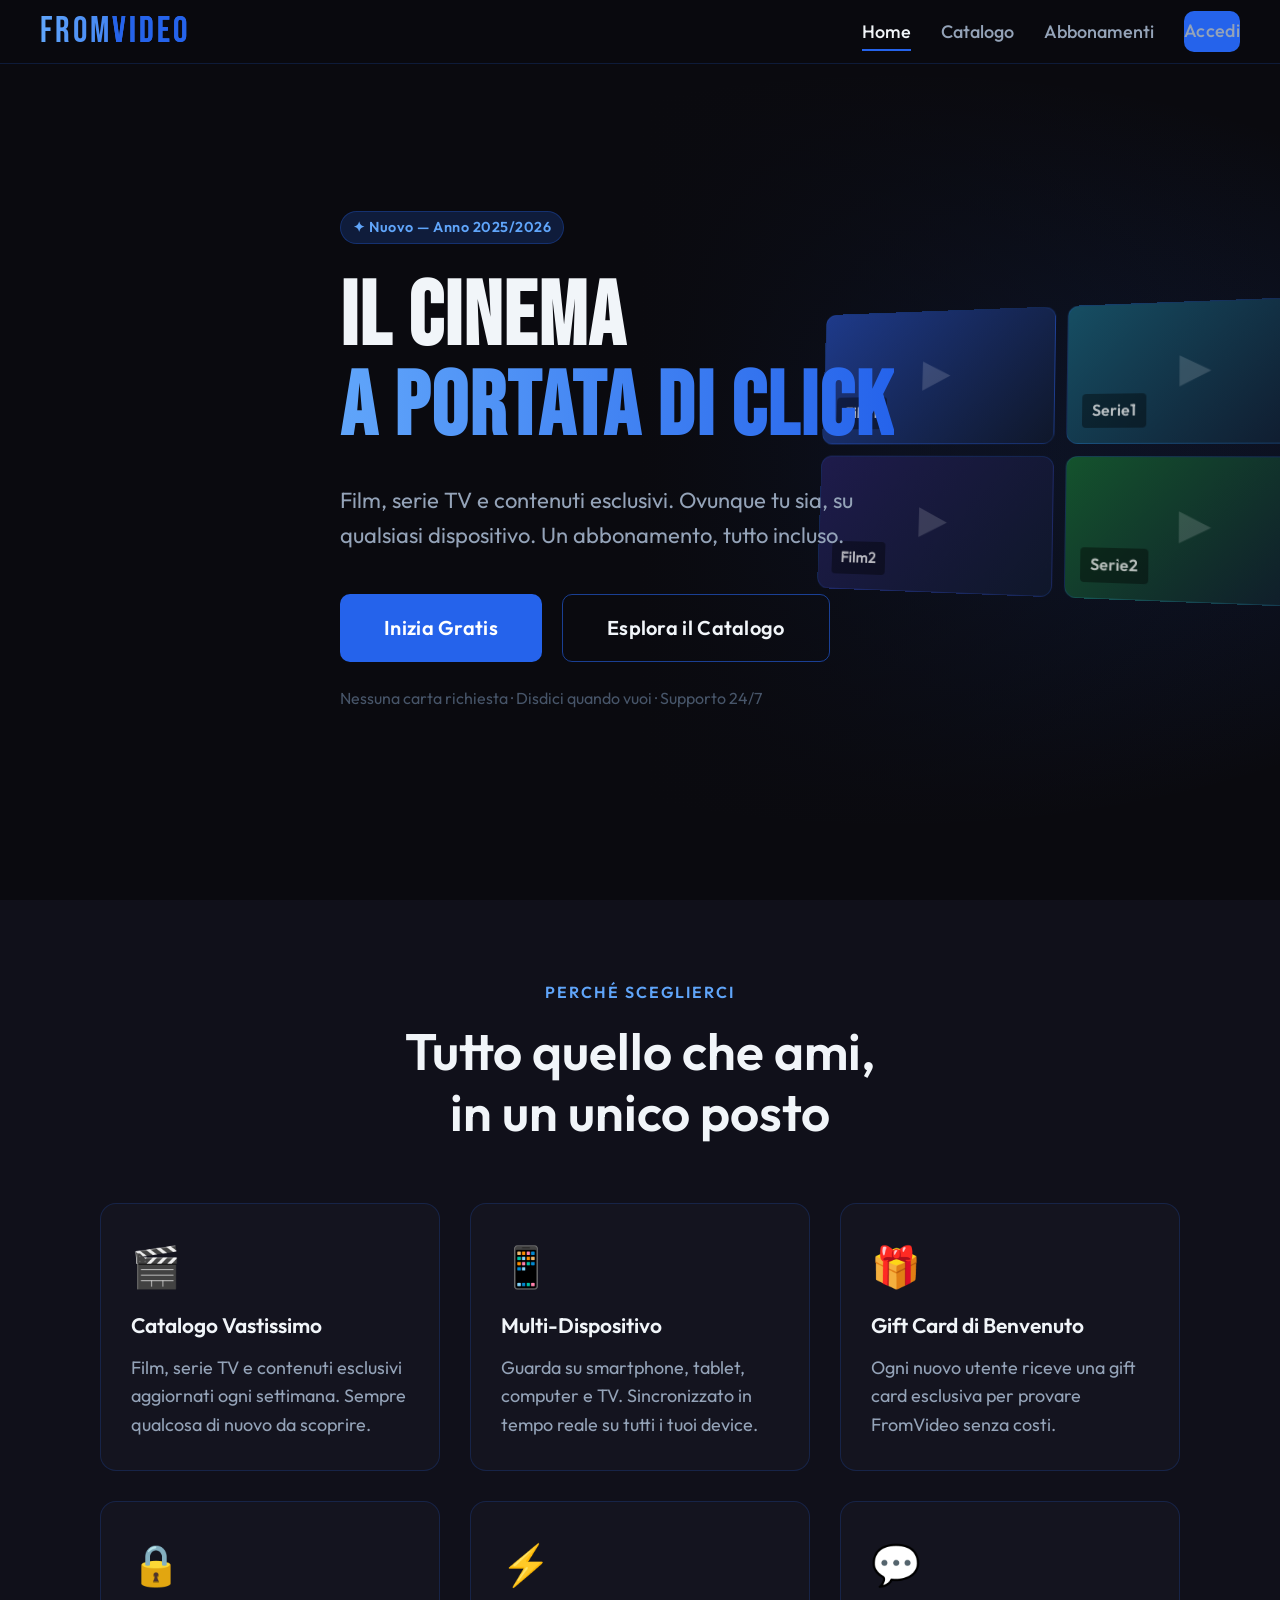
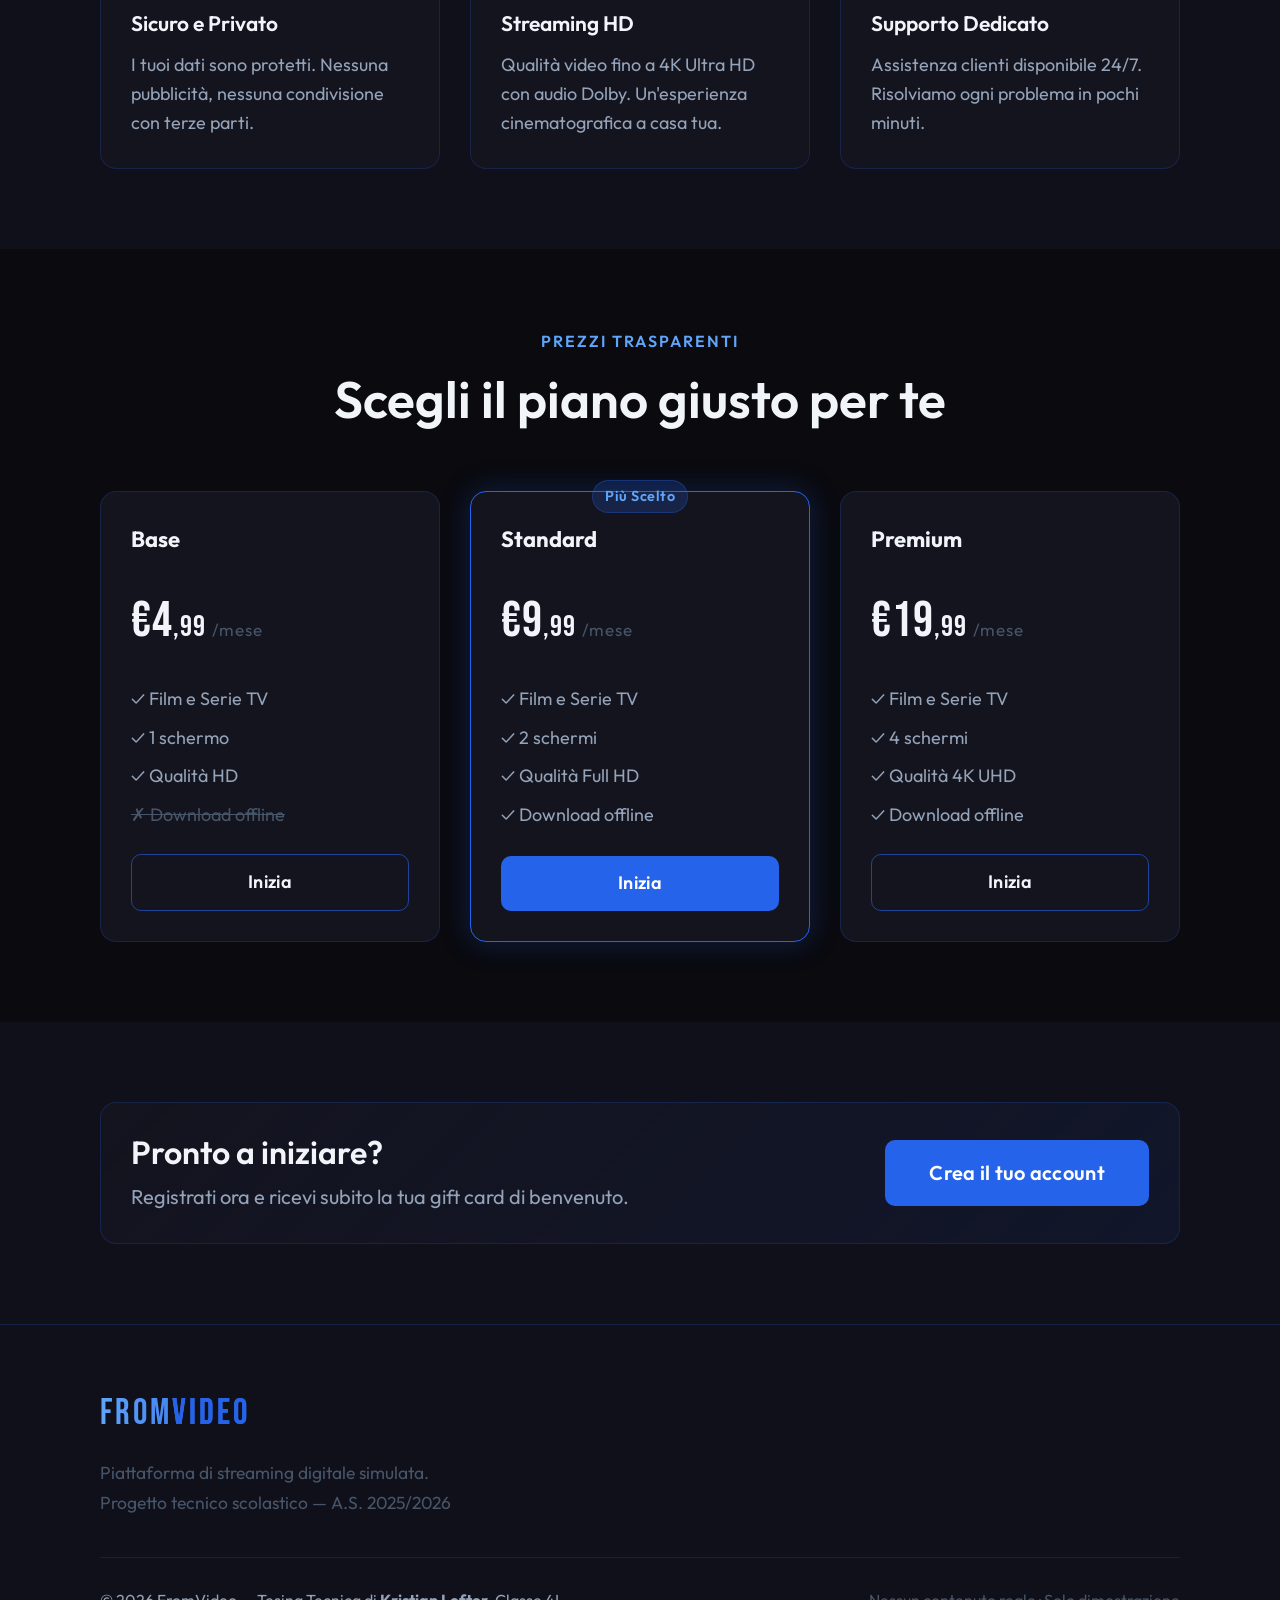
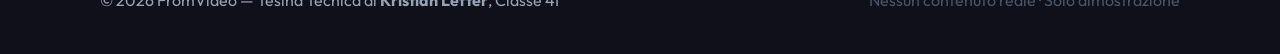
<file: index.html>
<!DOCTYPE html>
<html lang="it">
<head>
  <meta charset="UTF-8" />
  <meta name="viewport" content="width=device-width, initial-scale=1.0" />
  <title>FromVideo — Streaming Digitale</title>
  <link rel="stylesheet" href="css/style.css" />
  <link rel="stylesheet" href="css/home.css" />
</head>
<body>

<!-- Navbar -->
<nav class="navbar">
  <a href="index.html" class="navbar-logo">FROM<span>VIDEO</span></a>
  <ul class="navbar-nav" id="main-nav">
    <li><a href="index.html">Home</a></li>
    <li><a href="pages/catalog.html">Catalogo</a></li>
    <li><a href="pages/plans.html">Abbonamenti</a></li>
    <li id="nav-login-btn"><a href="pages/login.html" class="btn btn-primary btn-sm">Accedi</a></li>
    <li id="nav-user-menu" class="hidden" style="display:flex;align-items:center;gap:0.75rem">
      <a href="pages/catalog.html">Catalogo</a>
      <a href="pages/profile.html"><img src="assets/images/avatar-default.svg" alt="avatar" class="nav-avatar" id="nav-avatar" /></a>
    </li>
  </ul>
  <div class="hamburger" id="hamburger"><span></span><span></span><span></span></div>
</nav>

<!-- Hero -->
<section class="hero">
  <div class="hero-bg"></div>
  <div class="hero-overlay"></div>
  <div class="container hero-content">
    <div class="hero-badge"><span class="badge badge-blue">✦ Nuovo — Anno 2025/2026</span></div>
    <h1 class="hero-title display-font">IL CINEMA<br><span class="hero-title-accent">A PORTATA DI CLICK</span></h1>
    <p class="hero-subtitle">Film, serie TV e contenuti esclusivi. Ovunque tu sia, su qualsiasi dispositivo. Un abbonamento, tutto incluso.</p>
    <div class="hero-cta">
      <a href="pages/register.html" class="btn btn-primary btn-lg">Inizia Gratis</a>
      <a href="pages/catalog.html" class="btn btn-outline btn-lg">Esplora il Catalogo</a>
    </div>
    <p class="hero-note">Nessuna carta richiesta · Disdici quando vuoi · Supporto 24/7</p>
  </div>
  <div class="hero-preview">
    <div class="preview-grid">
      <div class="preview-card pc-1"><div class="pc-label">Film1</div></div>
      <div class="preview-card pc-2"><div class="pc-label">Serie1</div></div>
      <div class="preview-card pc-3"><div class="pc-label">Film2</div></div>
      <div class="preview-card pc-4"><div class="pc-label">Serie2</div></div>
    </div>
  </div>
</section>

<!-- Features -->
<section class="section features-section" id="features">
  <div class="container">
    <div class="section-header text-center">
      <p class="section-eyebrow">Perché sceglierci</p>
      <h2 class="section-title">Tutto quello che ami,<br>in un unico posto</h2>
    </div>
    <div class="features-grid">
      <div class="feature-card card">
        <div class="feature-icon">🎬</div>
        <h3>Catalogo Vastissimo</h3>
        <p>Film, serie TV e contenuti esclusivi aggiornati ogni settimana. Sempre qualcosa di nuovo da scoprire.</p>
      </div>
      <div class="feature-card card">
        <div class="feature-icon">📱</div>
        <h3>Multi-Dispositivo</h3>
        <p>Guarda su smartphone, tablet, computer e TV. Sincronizzato in tempo reale su tutti i tuoi device.</p>
      </div>
      <div class="feature-card card">
        <div class="feature-icon">🎁</div>
        <h3>Gift Card di Benvenuto</h3>
        <p>Ogni nuovo utente riceve una gift card esclusiva per provare FromVideo senza costi.</p>
      </div>
      <div class="feature-card card">
        <div class="feature-icon">🔒</div>
        <h3>Sicuro e Privato</h3>
        <p>I tuoi dati sono protetti. Nessuna pubblicità, nessuna condivisione con terze parti.</p>
      </div>
      <div class="feature-card card">
        <div class="feature-icon">⚡</div>
        <h3>Streaming HD</h3>
        <p>Qualità video fino a 4K Ultra HD con audio Dolby. Un'esperienza cinematografica a casa tua.</p>
      </div>
      <div class="feature-card card">
        <div class="feature-icon">💬</div>
        <h3>Supporto Dedicato</h3>
        <p>Assistenza clienti disponibile 24/7. Risolviamo ogni problema in pochi minuti.</p>
      </div>
    </div>
  </div>
</section>

<!-- Plans Preview -->
<section class="section plans-preview">
  <div class="container">
    <div class="section-header text-center">
      <p class="section-eyebrow">Prezzi trasparenti</p>
      <h2 class="section-title">Scegli il piano giusto per te</h2>
    </div>
    <div class="plans-grid">
      <div class="plan-card card">
        <div class="plan-name">Base</div>
        <div class="plan-price">€4<span>,99</span><small>/mese</small></div>
        <ul class="plan-features">
          <li>✓ Film e Serie TV</li>
          <li>✓ 1 schermo</li>
          <li>✓ Qualità HD</li>
          <li class="disabled">✗ Download offline</li>
        </ul>
        <a href="pages/plans.html" class="btn btn-outline w-full">Inizia</a>
      </div>
      <div class="plan-card card plan-popular">
        <div class="plan-badge badge badge-blue">Più Scelto</div>
        <div class="plan-name">Standard</div>
        <div class="plan-price">€9<span>,99</span><small>/mese</small></div>
        <ul class="plan-features">
          <li>✓ Film e Serie TV</li>
          <li>✓ 2 schermi</li>
          <li>✓ Qualità Full HD</li>
          <li>✓ Download offline</li>
        </ul>
        <a href="pages/plans.html" class="btn btn-primary w-full">Inizia</a>
      </div>
      <div class="plan-card card">
        <div class="plan-name">Premium</div>
        <div class="plan-price">€19<span>,99</span><small>/mese</small></div>
        <ul class="plan-features">
          <li>✓ Film e Serie TV</li>
          <li>✓ 4 schermi</li>
          <li>✓ Qualità 4K UHD</li>
          <li>✓ Download offline</li>
        </ul>
        <a href="pages/plans.html" class="btn btn-outline w-full">Inizia</a>
      </div>
    </div>
  </div>
</section>

<!-- CTA Banner -->
<section class="section cta-banner">
  <div class="container">
    <div class="cta-inner card">
      <div class="cta-text">
        <h2>Pronto a iniziare?</h2>
        <p>Registrati ora e ricevi subito la tua gift card di benvenuto.</p>
      </div>
      <div class="cta-actions">
        <a href="pages/register.html" class="btn btn-primary btn-lg">Crea il tuo account</a>
      </div>
    </div>
  </div>
</section>

<!-- Footer -->
<footer class="footer">
  <div class="container">
    <div class="footer-brand">
      <span class="navbar-logo">FROM<span>VIDEO</span></span>
      <p>Piattaforma di streaming digitale simulata.<br>Progetto tecnico scolastico — A.S. 2025/2026</p>
    </div>
    <div class="footer-bottom">
      <p>© 2026 FromVideo — Tesina Tecnica di <strong>Kristian Lefter</strong>, Classe 4I</p>
      <p class="text-muted">Nessun contenuto reale · Solo dimostrazione</p>
    </div>
  </div>
</footer>

<div class="toast-container"></div>
<script src="js/app.js"></script>
<script>
  document.addEventListener('DOMContentLoaded', () => {
    const user = Auth.getUser();
    const navMenu = document.getElementById('nav-user-menu');
    const loginBtn = document.getElementById('nav-login-btn');
    if(user){ if(navMenu) navMenu.classList.remove('hidden'); if(loginBtn) loginBtn.classList.add('hidden'); }
  });
</script>
</body>
</html>
</file>
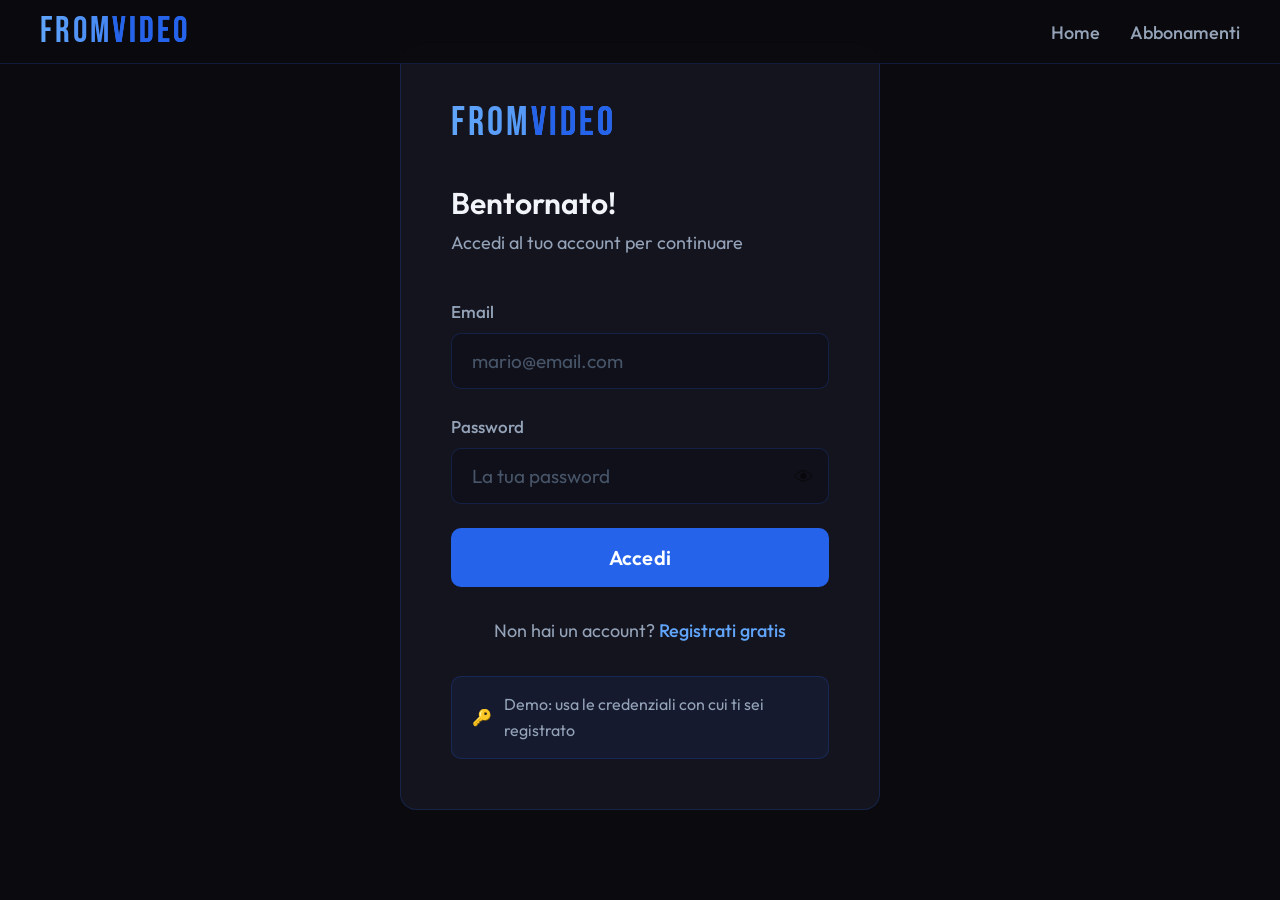
<file: pages/login.html>
<!DOCTYPE html>
<html lang="it">
<head>
  <meta charset="UTF-8" />
  <meta name="viewport" content="width=device-width, initial-scale=1.0" />
  <title>Accedi — FromVideo</title>
  <link rel="stylesheet" href="../css/style.css" />
  <link rel="stylesheet" href="../css/auth.css" />
  <link rel="stylesheet" href="../css/login-extra.css" />
</head>
<body>
<nav class="navbar">
  <a href="../index.html" class="navbar-logo">FROM<span>VIDEO</span></a>
  <ul class="navbar-nav" id="main-nav">
    <li><a href="../index.html">Home</a></li>
    <li><a href="plans.html">Abbonamenti</a></li>
  </ul>
  <div class="hamburger"><span></span><span></span><span></span></div>
</nav>

<div class="page-wrapper auth-page">
  <div class="container">
    <div class="auth-card card">
      <a href="../index.html" class="auth-logo">FROM<span>VIDEO</span></a>
      <h1 class="auth-title">Bentornato!</h1>
      <p class="auth-subtitle">Accedi al tuo account per continuare</p>

      <form id="login-form" class="auth-form" novalidate>
        <div class="form-group">
          <label class="form-label">Email</label>
          <input type="email" class="form-input" id="login-email" placeholder="mario@email.com" />
          <span class="form-error" id="err-email">Inserisci un'email valida</span>
        </div>
        <div class="form-group">
          <label class="form-label">Password</label>
          <div class="input-wrapper">
            <input type="password" class="form-input" id="login-password" placeholder="La tua password" />
            <button type="button" class="toggle-pw" data-target="login-password">👁</button>
          </div>
          <span class="form-error" id="err-password">Password errata</span>
        </div>
        <div class="form-group" id="err-general-wrap" style="display:none">
          <span class="form-error show" id="err-general">Email o password non corretti</span>
        </div>
        <button type="submit" class="btn btn-primary w-full btn-lg">Accedi</button>
      </form>

      <p class="auth-switch">Non hai un account? <a href="register.html">Registrati gratis</a></p>

      <!-- Demo hint -->
      <div class="demo-hint">
        <span>🔑</span>
        <span>Demo: usa le credenziali con cui ti sei registrato</span>
      </div>
    </div>
  </div>
</div>

<div class="toast-container"></div>
<script src="../js/app.js"></script>
<script>
document.addEventListener('DOMContentLoaded', () => {
  if (Auth.isLoggedIn()) window.location.href = 'catalog.html';

  document.querySelectorAll('.toggle-pw').forEach(btn => {
    btn.addEventListener('click', () => {
      const input = document.getElementById(btn.dataset.target);
      input.type = input.type === 'password' ? 'text' : 'password';
    });
  });

  document.getElementById('login-form').addEventListener('submit', (e) => {
    e.preventDefault();
    const email = document.getElementById('login-email').value.trim();
    const password = document.getElementById('login-password').value;
    let valid = true;

    document.getElementById('err-general-wrap').style.display = 'none';
    document.getElementById('err-email').classList.remove('show');
    document.getElementById('err-password').classList.remove('show');

    if (!email || !email.includes('@')) {
      document.getElementById('err-email').classList.add('show');
      valid = false;
    }
    if (!password) {
      document.getElementById('err-password').classList.add('show');
      valid = false;
    }
    if (!valid) return;

    const users = Storage.get('fv_users') || [];
    const user = users.find(u => u.email === email && u.password === password);

    if (!user) {
      document.getElementById('err-general-wrap').style.display = 'block';
      return;
    }

    Auth.setUser(user);
    Toast.show('Accesso effettuato!', 'success', 1500);
    setTimeout(() => window.location.href = 'catalog.html', 1200);
  });
});
</script>
</body>
</html>
</file>
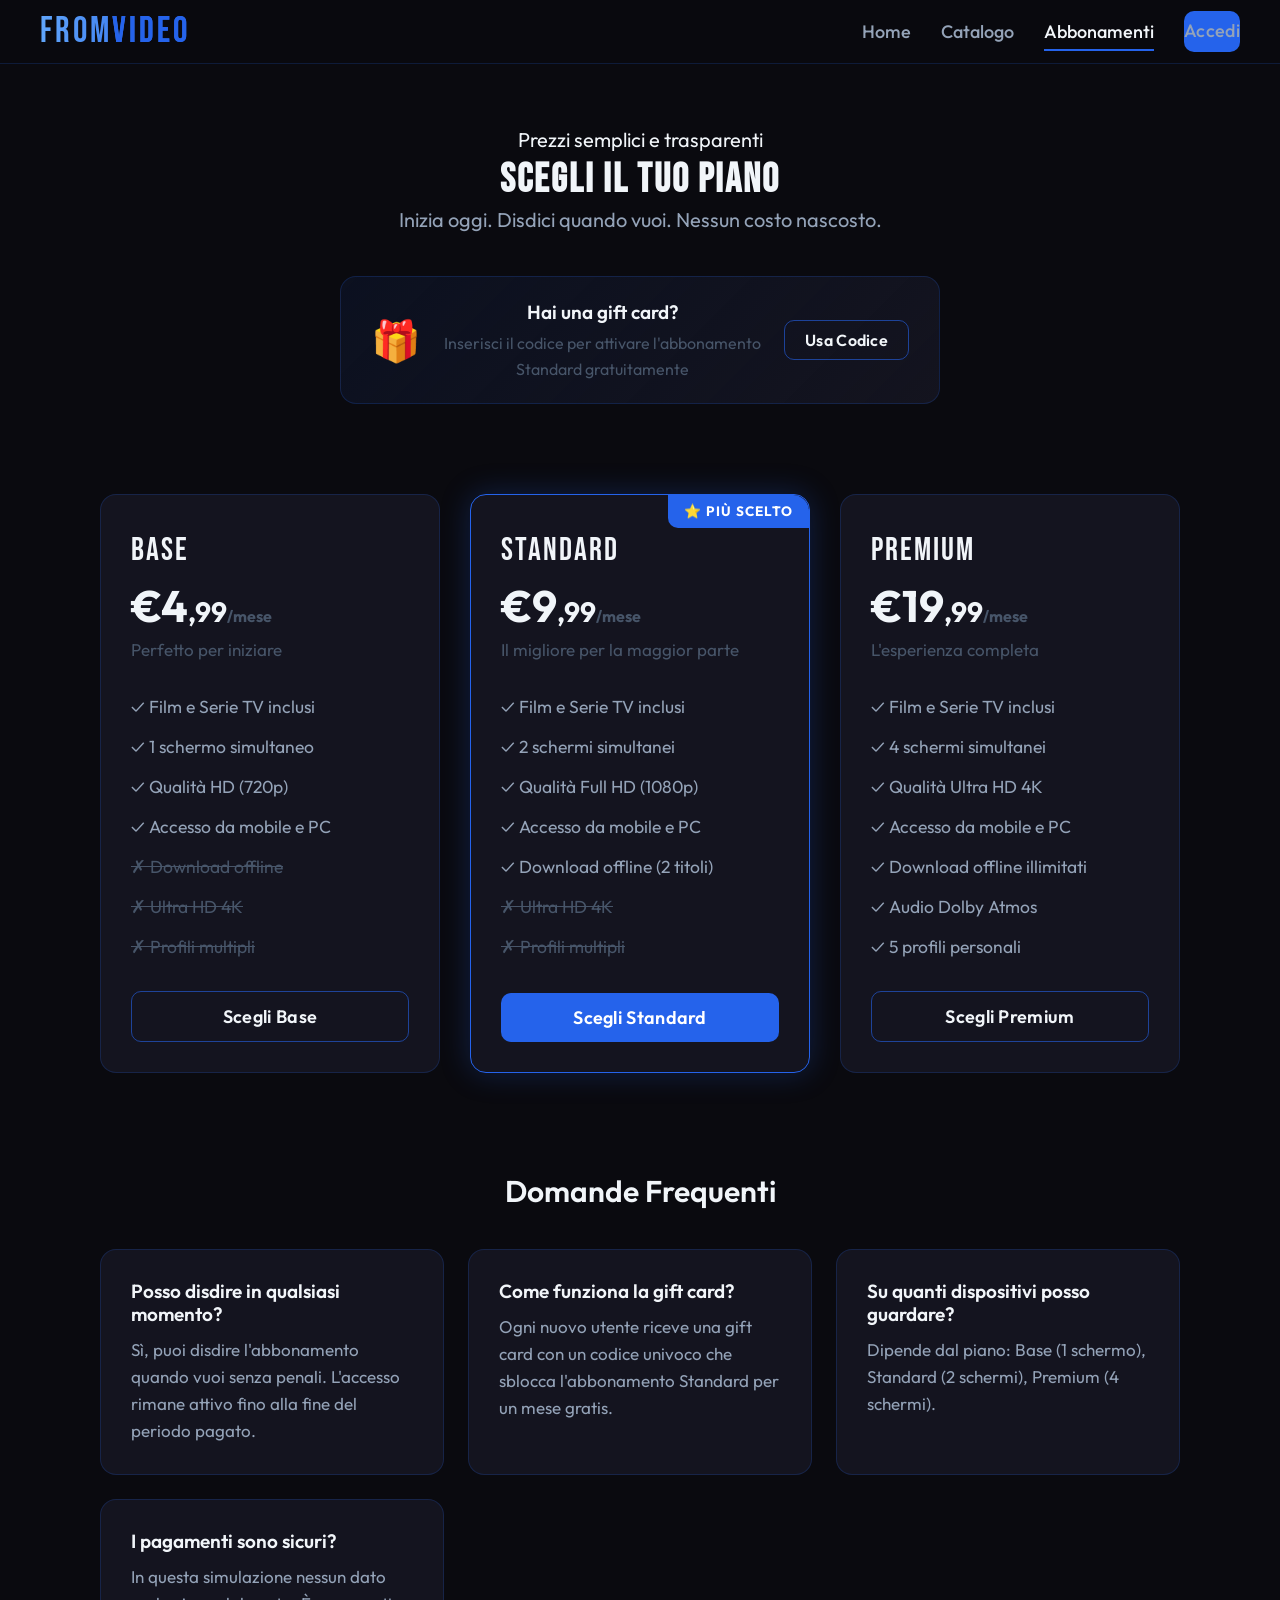
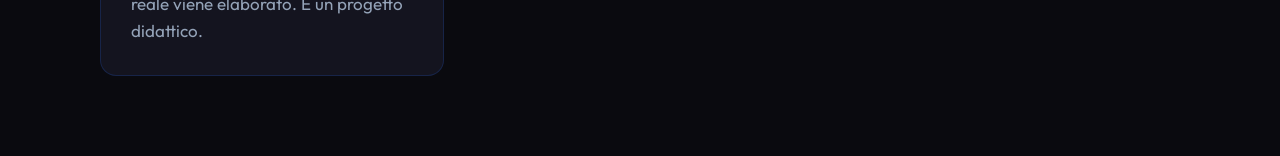
<file: pages/plans.html>
<!DOCTYPE html>
<html lang="it">
<head>
  <meta charset="UTF-8" />
  <meta name="viewport" content="width=device-width, initial-scale=1.0" />
  <title>Abbonamenti — FromVideo</title>
  <link rel="stylesheet" href="../css/style.css" />
  <link rel="stylesheet" href="../css/plans.css" />
</head>
<body>
<nav class="navbar">
  <a href="../index.html" class="navbar-logo">FROM<span>VIDEO</span></a>
  <ul class="navbar-nav" id="main-nav">
    <li><a href="../index.html">Home</a></li>
    <li><a href="catalog.html">Catalogo</a></li>
    <li><a href="plans.html" class="active">Abbonamenti</a></li>
    <li id="nav-login-btn"><a href="login.html" class="btn btn-primary btn-sm">Accedi</a></li>
    <li id="nav-user-menu" class="hidden" style="display:flex;align-items:center;gap:0.75rem">
      <a href="profile.html"><img src="../assets/images/avatar-default.svg" alt="avatar" class="nav-avatar" id="nav-avatar"/></a>
    </li>
  </ul>
  <div class="hamburger"><span></span><span></span><span></span></div>
</nav>

<div class="page-wrapper">
  <div class="container">
    <div class="plans-page-header text-center">
      <p class="section-eyebrow">Prezzi semplici e trasparenti</p>
      <h1 class="section-title display-font">Scegli il tuo Piano</h1>
      <p class="plans-subtitle">Inizia oggi. Disdici quando vuoi. Nessun costo nascosto.</p>

      <!-- Gift Card Activation -->
      <div class="giftcard-activate card" id="gc-activate-box">
        <div class="gc-activate-inner">
          <span class="gc-icon">🎁</span>
          <div>
            <p class="gc-activate-label">Hai una gift card?</p>
            <p class="gc-activate-sub">Inserisci il codice per attivare l'abbonamento Standard gratuitamente</p>
          </div>
          <button class="btn btn-outline btn-sm" onclick="openGCModal()">Usa Codice</button>
        </div>
      </div>
    </div>

    <!-- Current sub banner -->
    <div id="current-sub-banner" class="current-sub hidden"></div>

    <!-- Plans -->
    <div class="plans-full-grid" id="plans-grid">
      <!-- Base -->
      <div class="plan-full-card card" data-plan="base">
        <div class="pf-header">
          <div class="pf-name">Base</div>
          <div class="pf-price">€4<span>,99</span><small>/mese</small></div>
          <p class="pf-desc">Perfetto per iniziare</p>
        </div>
        <ul class="pf-features">
          <li class="yes">✓ Film e Serie TV inclusi</li>
          <li class="yes">✓ 1 schermo simultaneo</li>
          <li class="yes">✓ Qualità HD (720p)</li>
          <li class="yes">✓ Accesso da mobile e PC</li>
          <li class="no">✗ Download offline</li>
          <li class="no">✗ Ultra HD 4K</li>
          <li class="no">✗ Profili multipli</li>
        </ul>
        <button class="btn btn-outline w-full pf-btn" onclick="selectPlan('base','4,99')">Scegli Base</button>
      </div>

      <!-- Standard -->
      <div class="plan-full-card card plan-full-popular" data-plan="standard">
        <div class="popular-ribbon">⭐ PIÙ SCELTO</div>
        <div class="pf-header">
          <div class="pf-name">Standard</div>
          <div class="pf-price">€9<span>,99</span><small>/mese</small></div>
          <p class="pf-desc">Il migliore per la maggior parte</p>
        </div>
        <ul class="pf-features">
          <li class="yes">✓ Film e Serie TV inclusi</li>
          <li class="yes">✓ 2 schermi simultanei</li>
          <li class="yes">✓ Qualità Full HD (1080p)</li>
          <li class="yes">✓ Accesso da mobile e PC</li>
          <li class="yes">✓ Download offline (2 titoli)</li>
          <li class="no">✗ Ultra HD 4K</li>
          <li class="no">✗ Profili multipli</li>
        </ul>
        <button class="btn btn-primary w-full pf-btn" onclick="selectPlan('standard','9,99')">Scegli Standard</button>
      </div>

      <!-- Premium -->
      <div class="plan-full-card card" data-plan="premium">
        <div class="pf-header">
          <div class="pf-name">Premium</div>
          <div class="pf-price">€19<span>,99</span><small>/mese</small></div>
          <p class="pf-desc">L'esperienza completa</p>
        </div>
        <ul class="pf-features">
          <li class="yes">✓ Film e Serie TV inclusi</li>
          <li class="yes">✓ 4 schermi simultanei</li>
          <li class="yes">✓ Qualità Ultra HD 4K</li>
          <li class="yes">✓ Accesso da mobile e PC</li>
          <li class="yes">✓ Download offline illimitati</li>
          <li class="yes">✓ Audio Dolby Atmos</li>
          <li class="yes">✓ 5 profili personali</li>
        </ul>
        <button class="btn btn-outline w-full pf-btn" onclick="selectPlan('premium','19,99')">Scegli Premium</button>
      </div>
    </div>

    <!-- FAQ -->
    <div class="faq-section section">
      <h2 class="text-center" style="margin-bottom:2rem">Domande Frequenti</h2>
      <div class="faq-grid">
        <div class="faq-item card">
          <h4>Posso disdire in qualsiasi momento?</h4>
          <p>Sì, puoi disdire l'abbonamento quando vuoi senza penali. L'accesso rimane attivo fino alla fine del periodo pagato.</p>
        </div>
        <div class="faq-item card">
          <h4>Come funziona la gift card?</h4>
          <p>Ogni nuovo utente riceve una gift card con un codice univoco che sblocca l'abbonamento Standard per un mese gratis.</p>
        </div>
        <div class="faq-item card">
          <h4>Su quanti dispositivi posso guardare?</h4>
          <p>Dipende dal piano: Base (1 schermo), Standard (2 schermi), Premium (4 schermi).</p>
        </div>
        <div class="faq-item card">
          <h4>I pagamenti sono sicuri?</h4>
          <p>In questa simulazione nessun dato reale viene elaborato. È un progetto didattico.</p>
        </div>
      </div>
    </div>
  </div>
</div>

<!-- Payment Modal -->
<div class="modal-overlay" id="payment-modal">
  <div class="modal">
    <div class="modal-header">
      <span class="modal-title">💳 Simulazione Pagamento</span>
      <button class="modal-close" onclick="closeModal('payment-modal')">✕</button>
    </div>
    <div class="modal-body">
      <div class="pay-summary">
        <div class="pay-plan-name" id="pay-plan-name">Piano Standard</div>
        <div class="pay-plan-price" id="pay-plan-price">€9,99/mese</div>
      </div>
      <form id="payment-form" class="auth-form" style="margin-top:1.5rem" novalidate>
        <div class="form-group">
          <label class="form-label">Numero carta (simulato)</label>
          <input type="text" class="form-input" id="card-num" placeholder="1234 5678 9012 3456" maxlength="19" />
        </div>
        <div style="display:grid;grid-template-columns:1fr 1fr;gap:1rem">
          <div class="form-group">
            <label class="form-label">Scadenza</label>
            <input type="text" class="form-input" id="card-exp" placeholder="MM/AA" maxlength="5" />
          </div>
          <div class="form-group">
            <label class="form-label">CVV</label>
            <input type="text" class="form-input" id="card-cvv" placeholder="123" maxlength="3" />
          </div>
        </div>
        <div class="sim-notice">⚠️ Simulazione — nessun addebito reale</div>
        <button type="submit" class="btn btn-primary w-full btn-lg">Conferma Pagamento →</button>
      </form>
    </div>
  </div>
</div>

<!-- Gift Code Modal -->
<div class="modal-overlay" id="gc-modal">
  <div class="modal">
    <div class="modal-header">
      <span class="modal-title">🎁 Usa Gift Card</span>
      <button class="modal-close" onclick="closeModal('gc-modal')">✕</button>
    </div>
    <div class="modal-body">
      <p class="text-secondary" style="margin-bottom:1.2rem">Inserisci il codice della tua gift card per attivare l'abbonamento Standard gratuitamente.</p>
      <div class="form-group">
        <label class="form-label">Codice Gift Card</label>
        <input type="text" class="form-input" id="gc-input" placeholder="XXXX-XXXX-XXXX-XXXX" style="font-family:monospace;letter-spacing:2px;text-transform:uppercase" />
        <span class="form-error" id="gc-error">Codice non valido</span>
      </div>
      <button class="btn btn-primary w-full mt-2" onclick="applyGiftCode()">Attiva</button>
    </div>
  </div>
</div>

<div class="toast-container"></div>
<script src="../js/app.js"></script>
<script>
let selectedPlan = '';
let selectedPrice = '';

document.addEventListener('DOMContentLoaded', () => {
  updateNavAuth();
  const user = Auth.getUser();
  if (user && user.subscription && user.subscription !== 'none') {
    const banner = document.getElementById('current-sub-banner');
    const names = { base: 'Base', standard: 'Standard', premium: 'Premium' };
    banner.innerHTML = `<span>✅ Abbonamento attivo: <strong>${names[user.subscription] || user.subscription}</strong> — <a href="catalog.html" style="color:var(--blue-accent)">Vai al Catalogo →</a></span>`;
    banner.classList.remove('hidden');
    // Mark current plan
    document.querySelectorAll('.plan-full-card').forEach(c => {
      if (c.dataset.plan === user.subscription) c.classList.add('plan-active');
    });
  }

  // Card number formatting
  document.getElementById('card-num').addEventListener('input', (e) => {
    let v = e.target.value.replace(/\D/g,'').substring(0,16);
    e.target.value = v.replace(/(.{4})/g,'$1 ').trim();
  });
  document.getElementById('card-exp').addEventListener('input', (e) => {
    let v = e.target.value.replace(/\D/g,'');
    if (v.length >= 2) v = v.substring(0,2)+'/'+v.substring(2,4);
    e.target.value = v;
  });

  document.getElementById('payment-form').addEventListener('submit', (e) => {
    e.preventDefault();
    if (!Auth.isLoggedIn()) { window.location.href = 'login.html'; return; }
    activatePlan(selectedPlan);
  });
});

function selectPlan(plan, price) {
  if (!Auth.isLoggedIn()) { window.location.href = 'login.html'; return; }
  selectedPlan = plan;
  selectedPrice = price;
  const names = { base:'Base', standard:'Standard', premium:'Premium' };
  document.getElementById('pay-plan-name').textContent = 'Piano ' + names[plan];
  document.getElementById('pay-plan-price').textContent = '€' + price + '/mese';
  document.getElementById('payment-modal').classList.add('open');
}

function activatePlan(plan) {
  const user = Auth.getUser();
  user.subscription = plan;
  user.subDate = new Date().toISOString();
  Auth.setUser(user);
  // Update in users array
  const users = Storage.get('fv_users') || [];
  const idx = users.findIndex(u => u.id === user.id);
  if (idx > -1) { users[idx] = user; Storage.set('fv_users', users); }
  closeModal('payment-modal');
  Toast.show('Abbonamento attivato!', 'success');
  setTimeout(() => window.location.href = 'catalog.html', 1500);
}

function openGCModal() {
  if (!Auth.isLoggedIn()) { window.location.href = 'login.html'; return; }
  document.getElementById('gc-modal').classList.add('open');
}

function applyGiftCode() {
  const input = document.getElementById('gc-input').value.trim().toUpperCase();
  const user = Auth.getUser();
  if (!user) { window.location.href = 'login.html'; return; }

  // Validate against the user's own code
  if (input === user.giftCode) {
    user.subscription = 'standard';
    user.subDate = new Date().toISOString();
    user.giftCode = null; // used
    Auth.setUser(user);
    const users = Storage.get('fv_users') || [];
    const idx = users.findIndex(u => u.id === user.id);
    if (idx > -1) { users[idx] = user; Storage.set('fv_users', users); }
    closeModal('gc-modal');
    Toast.show('Gift card attivata! Abbonamento Standard attivo.', 'success');
    setTimeout(() => window.location.href = 'catalog.html', 1500);
  } else {
    document.getElementById('gc-error').classList.add('show');
  }
}

function closeModal(id) {
  document.getElementById(id).classList.remove('open');
}
</script>
</body>
</html>
</file>
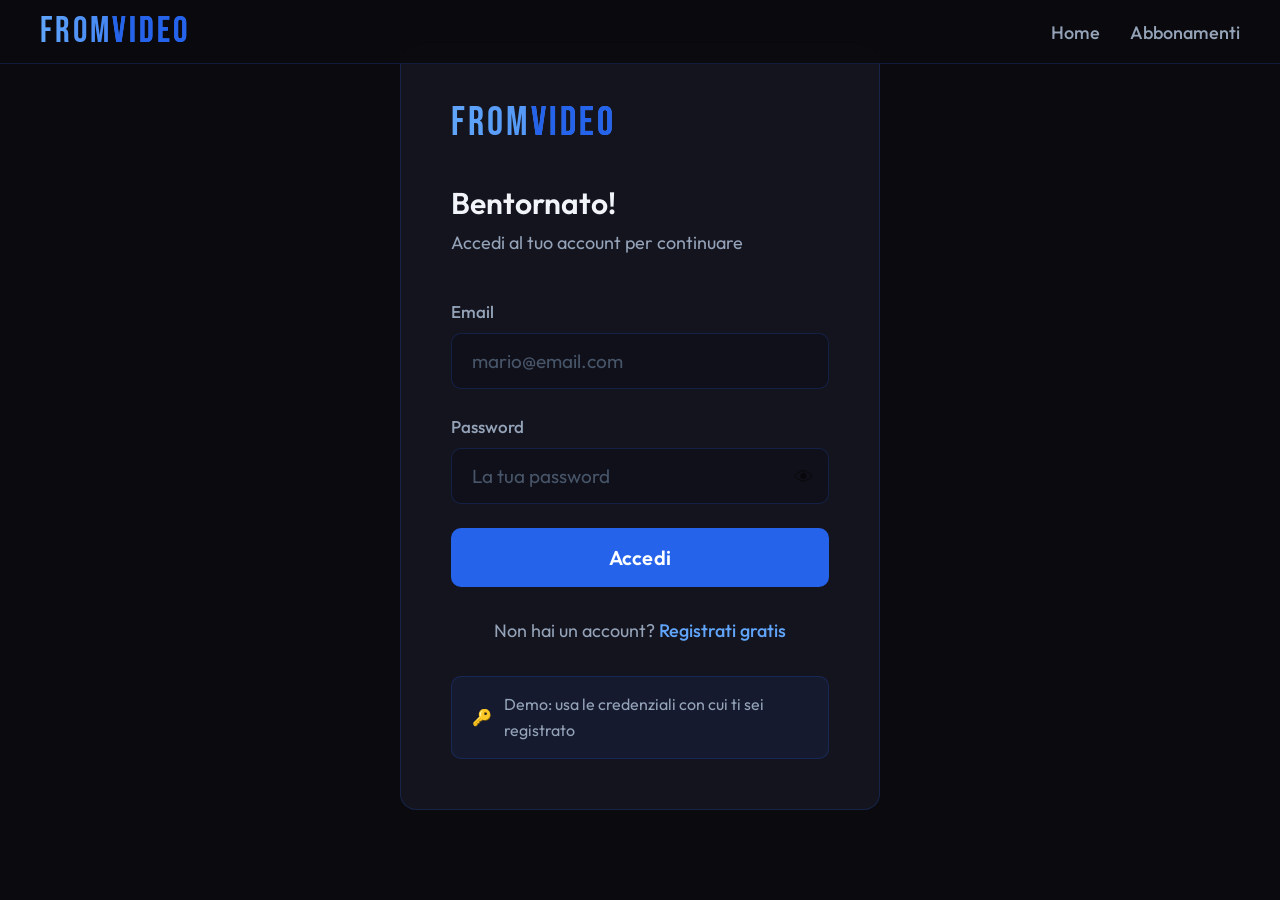
<file: pages/profile.html>
<!DOCTYPE html>
<html lang="it">
<head>
  <meta charset="UTF-8" />
  <meta name="viewport" content="width=device-width, initial-scale=1.0" />
  <title>Profilo — FromVideo</title>
  <link rel="stylesheet" href="../css/style.css" />
  <link rel="stylesheet" href="../css/profile.css" />
</head>
<body>
<nav class="navbar">
  <a href="../index.html" class="navbar-logo">FROM<span>VIDEO</span></a>
  <ul class="navbar-nav" id="main-nav">
    <li><a href="../index.html">Home</a></li>
    <li><a href="catalog.html">Catalogo</a></li>
    <li><a href="plans.html">Abbonamenti</a></li>
    <li id="nav-login-btn" class="hidden"><a href="login.html" class="btn btn-primary btn-sm">Accedi</a></li>
    <li id="nav-user-menu" style="display:flex;align-items:center;gap:0.75rem">
      <a href="profile.html"><img src="../assets/images/avatar-default.svg" alt="avatar" class="nav-avatar" id="nav-avatar"/></a>
    </li>
  </ul>
  <div class="hamburger"><span></span><span></span><span></span></div>
</nav>

<div class="page-wrapper">
  <div class="container profile-container">

    <!-- Sidebar -->
    <aside class="profile-sidebar">
      <div class="profile-avatar-wrap">
        <div class="profile-avatar-ring">
          <img src="../assets/images/avatar-default.svg" alt="avatar" class="profile-avatar-img" id="profile-avatar-display" />
          <button class="avatar-edit-btn" onclick="document.getElementById('avatar-input').click()">✎</button>
          <input type="file" id="avatar-input" accept="image/*" style="display:none" />
        </div>
        <div class="profile-name" id="profile-name-display">Utente</div>
        <div class="profile-email-display" id="profile-email-display">email@email.com</div>
        <span class="badge badge-blue" id="profile-sub-badge">Nessun piano</span>
      </div>

      <nav class="profile-nav">
        <button class="pnav-item active" data-tab="overview">👤 Panoramica</button>
        <button class="pnav-item" data-tab="settings">⚙️ Impostazioni</button>
        <button class="pnav-item" data-tab="subscription">💳 Abbonamento</button>
        <button class="pnav-item" data-tab="security">🔒 Sicurezza</button>
        <button class="pnav-item logout-btn" onclick="confirmLogout()">🚪 Esci</button>
      </nav>
    </aside>

    <!-- Main Content -->
    <main class="profile-main">

      <!-- Overview Tab -->
      <div class="tab-content active" id="tab-overview">
        <h2 class="tab-title">Panoramica Account</h2>
        <div class="overview-grid">
          <div class="stat-card card">
            <div class="stat-icon">🎬</div>
            <div class="stat-value" id="stat-films">4</div>
            <div class="stat-label">Film disponibili</div>
          </div>
          <div class="stat-card card">
            <div class="stat-icon">📺</div>
            <div class="stat-value" id="stat-series">4</div>
            <div class="stat-label">Serie disponibili</div>
          </div>
          <div class="stat-card card">
            <div class="stat-icon">📅</div>
            <div class="stat-value" id="stat-join">—</div>
            <div class="stat-label">Membro da</div>
          </div>
          <div class="stat-card card">
            <div class="stat-icon">⭐</div>
            <div class="stat-value" id="stat-plan">—</div>
            <div class="stat-label">Piano attivo</div>
          </div>
        </div>

        <div class="profile-info-card card">
          <h3>Informazioni Account</h3>
          <div class="info-rows">
            <div class="info-row"><span>Nome completo</span><strong id="info-name">—</strong></div>
            <div class="info-row"><span>Email</span><strong id="info-email">—</strong></div>
            <div class="info-row"><span>Membro dal</span><strong id="info-join">—</strong></div>
            <div class="info-row"><span>Piano</span><strong id="info-plan">—</strong></div>
          </div>
        </div>
      </div>

      <!-- Settings Tab -->
      <div class="tab-content" id="tab-settings">
        <h2 class="tab-title">Impostazioni</h2>
        <div class="settings-sections">
          <div class="settings-section card">
            <h3>Dati Personali</h3>
            <div class="settings-form">
              <div class="form-group">
                <label class="form-label">Nome</label>
                <input type="text" class="form-input" id="set-name" />
              </div>
              <div class="form-group">
                <label class="form-label">Cognome</label>
                <input type="text" class="form-input" id="set-surname" />
              </div>
              <div class="form-group">
                <label class="form-label">Email (non modificabile)</label>
                <input type="email" class="form-input" id="set-email" disabled style="opacity:0.5" />
              </div>
              <button class="btn btn-primary" onclick="saveProfile()">Salva Modifiche</button>
            </div>
          </div>

          <div class="settings-section card">
            <h3>Immagine Profilo</h3>
            <div class="avatar-options">
              <img src="../assets/images/avatar1.svg" class="avatar-opt" onclick="selectAvatar('../assets/images/avatar1.svg')" />
              <img src="../assets/images/avatar2.svg" class="avatar-opt" onclick="selectAvatar('../assets/images/avatar2.svg')" />
              <img src="../assets/images/avatar3.svg" class="avatar-opt" onclick="selectAvatar('../assets/images/avatar3.svg')" />
              <img src="../assets/images/avatar-default.svg" class="avatar-opt" onclick="selectAvatar('../assets/images/avatar-default.svg')" />
            </div>
            <p class="text-muted" style="font-size:0.8rem;margin-top:0.75rem">Oppure carica una foto personalizzata dal tasto ✎ sul profilo.</p>
          </div>

          <div class="settings-section card">
            <h3>Preferenze di Visione</h3>
            <div class="toggle-list">
              <div class="toggle-item">
                <div><strong>Riproduzione automatica</strong><p>Avvia automaticamente l'episodio successivo</p></div>
                <label class="toggle"><input type="checkbox" checked /><span class="slider"></span></label>
              </div>
              <div class="toggle-item">
                <div><strong>Anteprime audio</strong><p>Riproduci audio nelle anteprime del catalogo</p></div>
                <label class="toggle"><input type="checkbox" /><span class="slider"></span></label>
              </div>
              <div class="toggle-item">
                <div><strong>Sottotitoli automatici</strong><p>Mostra sottotitoli quando disponibili</p></div>
                <label class="toggle"><input type="checkbox" checked /><span class="slider"></span></label>
              </div>
            </div>
          </div>
        </div>
      </div>

      <!-- Subscription Tab -->
      <div class="tab-content" id="tab-subscription">
        <h2 class="tab-title">Il tuo Abbonamento</h2>
        <div id="sub-content"></div>
      </div>

      <!-- Security Tab -->
      <div class="tab-content" id="tab-security">
        <h2 class="tab-title">Sicurezza</h2>
        <div class="settings-section card">
          <h3>Cambia Password</h3>
          <div class="settings-form">
            <div class="form-group">
              <label class="form-label">Password attuale</label>
              <input type="password" class="form-input" id="old-pw" />
            </div>
            <div class="form-group">
              <label class="form-label">Nuova password</label>
              <input type="password" class="form-input" id="new-pw" />
            </div>
            <div class="form-group">
              <label class="form-label">Conferma nuova password</label>
              <input type="password" class="form-input" id="conf-pw" />
            </div>
            <button class="btn btn-primary" onclick="changePassword()">Aggiorna Password</button>
          </div>
        </div>
        <div class="settings-section card mt-2">
          <h3>Sessioni Attive</h3>
          <div class="session-item">
            <div>
              <strong>💻 Questo dispositivo</strong>
              <p class="text-muted" style="font-size:0.8rem">Browser corrente · Attivo adesso</p>
            </div>
            <span class="badge badge-green">Attivo</span>
          </div>
        </div>
        <div class="settings-section card mt-2 danger-zone">
          <h3>Zona Pericolosa</h3>
          <p class="text-muted" style="font-size:0.9rem;margin-bottom:1rem">Eliminando l'account perderai tutti i dati.</p>
          <button class="btn btn-danger" onclick="deleteAccount()">🗑 Elimina Account</button>
        </div>
      </div>

    </main>
  </div>
</div>

<!-- Logout Confirm -->
<div class="modal-overlay" id="logout-modal">
  <div class="modal" style="max-width:380px">
    <div class="modal-header">
      <span class="modal-title">Conferma Uscita</span>
      <button class="modal-close" onclick="closeModal('logout-modal')">✕</button>
    </div>
    <p style="margin-bottom:1.5rem;color:var(--text-secondary)">Sei sicuro di voler uscire dal tuo account?</p>
    <div style="display:flex;gap:1rem">
      <button class="btn btn-outline w-full" onclick="closeModal('logout-modal')">Annulla</button>
      <button class="btn btn-primary w-full" onclick="Auth.logout()">Esci</button>
    </div>
  </div>
</div>

<div class="toast-container"></div>
<script src="../js/app.js"></script>
<script>
document.addEventListener('DOMContentLoaded', () => {
  if (!Auth.requireAuth()) return;
  loadProfile();
  initTabs();
  initAvatarUpload();
});

function loadProfile() {
  const user = Auth.getUser();
  if (!user) return;
  const fullName = `${user.name} ${user.surname}`;
  document.getElementById('profile-name-display').textContent = fullName;
  document.getElementById('profile-email-display').textContent = user.email;
  if (user.avatar) {
    document.getElementById('profile-avatar-display').src = user.avatar;
    const navAv = document.getElementById('nav-avatar');
    if (navAv) navAv.src = user.avatar;
  }
  const planNames = { none:'Nessun piano', base:'Base', standard:'Standard', premium:'Premium' };
  const sub = user.subscription || 'none';
  document.getElementById('profile-sub-badge').textContent = planNames[sub] || sub;

  // Stats
  document.getElementById('stat-join').textContent = new Date(user.joinDate).toLocaleDateString('it-IT',{month:'short',year:'numeric'});
  document.getElementById('stat-plan').textContent = planNames[sub] || '—';

  // Info
  document.getElementById('info-name').textContent = fullName;
  document.getElementById('info-email').textContent = user.email;
  document.getElementById('info-join').textContent = formatDate(user.joinDate);
  document.getElementById('info-plan').textContent = planNames[sub];

  // Settings
  document.getElementById('set-name').value = user.name;
  document.getElementById('set-surname').value = user.surname;
  document.getElementById('set-email').value = user.email;

  // Subscription tab
  const subHtml = sub === 'none' ? `
    <div class="card" style="text-align:center;padding:2.5rem">
      <div style="font-size:3rem;margin-bottom:1rem">💳</div>
      <h3>Nessun abbonamento attivo</h3>
      <p class="text-secondary" style="margin:1rem 0">Attiva un piano per accedere a tutto il catalogo.</p>
      <a href="plans.html" class="btn btn-primary btn-lg">Scegli un Piano</a>
    </div>
  ` : `
    <div class="card sub-active-card">
      <div class="sub-active-header">
        <div>
          <div class="sub-active-name">${planNames[sub]}</div>
          <div class="sub-active-date">Attivo dal ${formatDate(user.subDate)}</div>
        </div>
        <span class="badge badge-green">✓ Attivo</span>
      </div>
      <div class="sub-perks">
        ${sub === 'base' ? '<li>✓ 1 schermo</li><li>✓ HD</li>' : ''}
        ${sub === 'standard' ? '<li>✓ 2 schermi</li><li>✓ Full HD</li><li>✓ Download</li>' : ''}
        ${sub === 'premium' ? '<li>✓ 4 schermi</li><li>✓ 4K UHD</li><li>✓ Download illimitati</li><li>✓ Dolby Atmos</li>' : ''}
      </div>
      <div class="sub-actions">
        <a href="plans.html" class="btn btn-outline">Cambia Piano</a>
        <button class="btn btn-ghost" onclick="cancelSub()">Disdici</button>
      </div>
    </div>
  `;
  document.getElementById('sub-content').innerHTML = subHtml;
}

function initTabs() {
  document.querySelectorAll('.pnav-item[data-tab]').forEach(btn => {
    btn.addEventListener('click', () => {
      document.querySelectorAll('.pnav-item').forEach(b => b.classList.remove('active'));
      document.querySelectorAll('.tab-content').forEach(t => t.classList.remove('active'));
      btn.classList.add('active');
      document.getElementById('tab-' + btn.dataset.tab).classList.add('active');
    });
  });
}

function initAvatarUpload() {
  document.getElementById('avatar-input').addEventListener('change', (e) => {
    const file = e.target.files[0];
    if (!file) return;
    const reader = new FileReader();
    reader.onload = (ev) => {
      const src = ev.target.result;
      selectAvatar(src);
      Toast.show('Immagine profilo aggiornata!', 'success');
    };
    reader.readAsDataURL(file);
  });
}

function selectAvatar(src) {
  document.getElementById('profile-avatar-display').src = src;
  const navAv = document.getElementById('nav-avatar');
  if (navAv) navAv.src = src;
  const user = Auth.getUser();
  user.avatar = src;
  Auth.setUser(user);
  const users = Storage.get('fv_users') || [];
  const idx = users.findIndex(u => u.id === user.id);
  if (idx > -1) { users[idx] = user; Storage.set('fv_users', users); }
}

function saveProfile() {
  const user = Auth.getUser();
  user.name = document.getElementById('set-name').value.trim() || user.name;
  user.surname = document.getElementById('set-surname').value.trim() || user.surname;
  Auth.setUser(user);
  const users = Storage.get('fv_users') || [];
  const idx = users.findIndex(u => u.id === user.id);
  if (idx > -1) { users[idx] = user; Storage.set('fv_users', users); }
  loadProfile();
  Toast.show('Profilo salvato!', 'success');
}

function changePassword() {
  const user = Auth.getUser();
  const oldPw = document.getElementById('old-pw').value;
  const newPw = document.getElementById('new-pw').value;
  const confPw = document.getElementById('conf-pw').value;
  if (oldPw !== user.password) { Toast.show('Password attuale errata', 'error'); return; }
  if (newPw.length < 6) { Toast.show('La nuova password deve avere almeno 6 caratteri', 'error'); return; }
  if (newPw !== confPw) { Toast.show('Le password non coincidono', 'error'); return; }
  user.password = newPw;
  Auth.setUser(user);
  const users = Storage.get('fv_users') || [];
  const idx = users.findIndex(u => u.id === user.id);
  if (idx > -1) { users[idx] = user; Storage.set('fv_users', users); }
  document.getElementById('old-pw').value = '';
  document.getElementById('new-pw').value = '';
  document.getElementById('conf-pw').value = '';
  Toast.show('Password aggiornata!', 'success');
}

function cancelSub() {
  if (!confirm('Vuoi davvero disdire l\'abbonamento?')) return;
  const user = Auth.getUser();
  user.subscription = 'none';
  Auth.setUser(user);
  loadProfile();
  Toast.show('Abbonamento disdetto', 'info');
}

function deleteAccount() {
  if (!confirm('ATTENZIONE: Eliminare l\'account è irreversibile. Continuare?')) return;
  const user = Auth.getUser();
  const users = (Storage.get('fv_users') || []).filter(u => u.id !== user.id);
  Storage.set('fv_users', users);
  Auth.logout();
}

function confirmLogout() { document.getElementById('logout-modal').classList.add('open'); }
function closeModal(id) { document.getElementById(id).classList.remove('open'); }
</script>
</body>
</html>
</file>
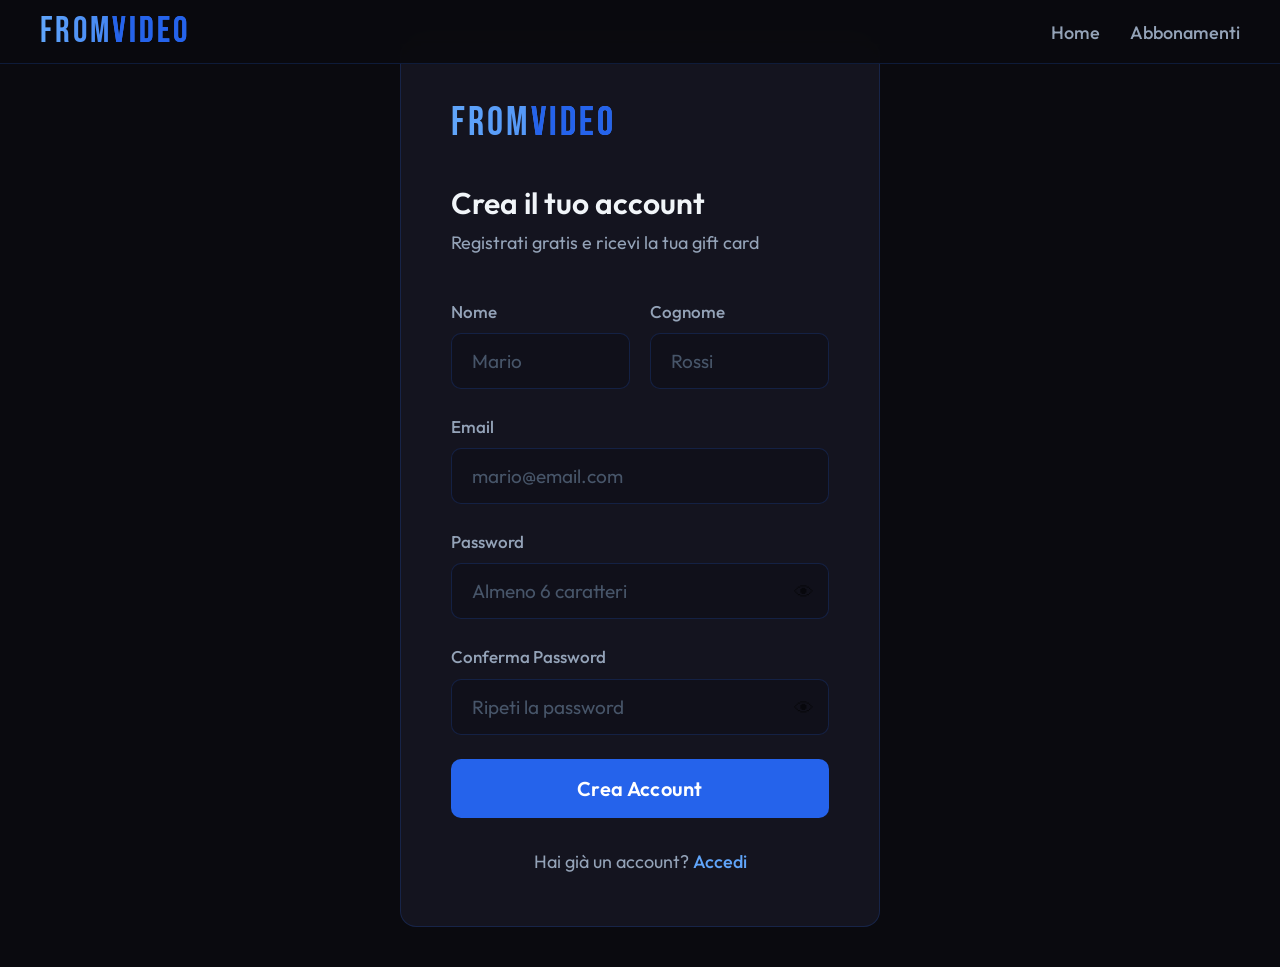
<file: pages/register.html>
<!DOCTYPE html>
<html lang="it">
<head>
  <meta charset="UTF-8" />
  <meta name="viewport" content="width=device-width, initial-scale=1.0" />
  <title>Registrati — FromVideo</title>
  <link rel="stylesheet" href="../css/style.css" />
  <link rel="stylesheet" href="../css/auth.css" />
</head>
<body>
<nav class="navbar">
  <a href="../index.html" class="navbar-logo">FROM<span>VIDEO</span></a>
  <ul class="navbar-nav" id="main-nav">
    <li><a href="../index.html">Home</a></li>
    <li><a href="plans.html">Abbonamenti</a></li>
  </ul>
  <div class="hamburger"><span></span><span></span><span></span></div>
</nav>

<div class="page-wrapper auth-page">
  <div class="container">
    <div class="auth-card card">
      <div class="auth-logo">FROM<span>VIDEO</span></div>
      <h1 class="auth-title">Crea il tuo account</h1>
      <p class="auth-subtitle">Registrati gratis e ricevi la tua gift card</p>

      <form id="register-form" class="auth-form" novalidate>
        <div class="form-row">
          <div class="form-group">
            <label class="form-label">Nome</label>
            <input type="text" class="form-input" id="reg-name" placeholder="Mario" />
            <span class="form-error" id="err-name">Inserisci il tuo nome</span>
          </div>
          <div class="form-group">
            <label class="form-label">Cognome</label>
            <input type="text" class="form-input" id="reg-surname" placeholder="Rossi" />
            <span class="form-error" id="err-surname">Inserisci il tuo cognome</span>
          </div>
        </div>
        <div class="form-group">
          <label class="form-label">Email</label>
          <input type="email" class="form-input" id="reg-email" placeholder="mario@email.com" />
          <span class="form-error" id="err-email">Inserisci un'email valida</span>
        </div>
        <div class="form-group">
          <label class="form-label">Password</label>
          <div class="input-wrapper">
            <input type="password" class="form-input" id="reg-password" placeholder="Almeno 6 caratteri" />
            <button type="button" class="toggle-pw" data-target="reg-password">👁</button>
          </div>
          <span class="form-error" id="err-password">La password deve avere almeno 6 caratteri</span>
        </div>
        <div class="form-group">
          <label class="form-label">Conferma Password</label>
          <div class="input-wrapper">
            <input type="password" class="form-input" id="reg-confirm" placeholder="Ripeti la password" />
            <button type="button" class="toggle-pw" data-target="reg-confirm">👁</button>
          </div>
          <span class="form-error" id="err-confirm">Le password non coincidono</span>
        </div>

        <button type="submit" class="btn btn-primary w-full btn-lg" id="submit-btn">
          Crea Account
        </button>
      </form>

      <p class="auth-switch">Hai già un account? <a href="login.html">Accedi</a></p>
    </div>
  </div>
</div>

<!-- Gift Card Modal -->
<div class="modal-overlay" id="giftcard-modal">
  <div class="modal">
    <div class="modal-header">
      <span class="modal-title">🎁 Benvenuto su FromVideo!</span>
    </div>
    <div class="modal-body">
      <p class="text-secondary" style="margin-bottom:1.5rem">Hai ricevuto una gift card di benvenuto! Clicca sulla card per scoprire il tuo codice esclusivo.</p>
      <div class="giftcard" id="giftcard">
        <div class="giftcard-inner">
          <div class="giftcard-front">
            <div class="gc-logo display-font">FROMVIDEO</div>
            <div class="gc-gift-icon">🎁</div>
            <div class="gc-label">Gift Card di Benvenuto</div>
            <div class="gc-hint">Clicca per rivelare</div>
          </div>
          <div class="giftcard-back">
            <div class="gc-back-label">Il tuo codice:</div>
            <div class="gc-code" id="gc-code">XXXX-XXXX-XXXX-XXXX</div>
            <div class="gc-back-hint">Usa questo codice per attivare l'abbonamento</div>
          </div>
        </div>
      </div>
      <div class="gc-actions mt-3 hidden" id="gc-actions">
        <button class="btn btn-primary w-full" onclick="copyCode()">📋 Copia Codice</button>
        <a href="plans.html" class="btn btn-outline w-full mt-1">Attiva Abbonamento →</a>
      </div>
    </div>
  </div>
</div>

<div class="toast-container"></div>
<script src="../js/app.js"></script>
<script>
let giftCode = '';
let cardFlipped = false;

document.addEventListener('DOMContentLoaded', () => {
  // If already logged in, redirect
  if (Auth.isLoggedIn()) window.location.href = 'catalog.html';

  // Toggle password visibility
  document.querySelectorAll('.toggle-pw').forEach(btn => {
    btn.addEventListener('click', () => {
      const input = document.getElementById(btn.dataset.target);
      input.type = input.type === 'password' ? 'text' : 'password';
    });
  });

  // Register form
  document.getElementById('register-form').addEventListener('submit', (e) => {
    e.preventDefault();
    const name = document.getElementById('reg-name').value.trim();
    const surname = document.getElementById('reg-surname').value.trim();
    const email = document.getElementById('reg-email').value.trim();
    const password = document.getElementById('reg-password').value;
    const confirm = document.getElementById('reg-confirm').value;

    let valid = true;
    const showErr = (id, show) => { document.getElementById(id).classList.toggle('show', show); if (show) valid = false; };

    showErr('err-name', !name);
    showErr('err-surname', !surname);
    showErr('err-email', !email || !email.includes('@'));
    showErr('err-password', password.length < 6);
    showErr('err-confirm', password !== confirm);

    if (!valid) return;

    // Check if email already used (in this demo, just localStorage)
    const existing = Storage.get('fv_users') || [];
    if (existing.find(u => u.email === email)) {
      document.getElementById('err-email').textContent = 'Email già registrata';
      showErr('err-email', true);
      return;
    }

    giftCode = generateGiftCode();
    const user = {
      id: Date.now(),
      name, surname, email, password,
      avatar: '../assets/images/avatar-default.svg',
      subscription: 'none',
      giftCode,
      joinDate: new Date().toISOString(),
    };

    // Save to "users db"
    existing.push(user);
    Storage.set('fv_users', existing);
    Auth.setUser(user);

    // Show gift card
    document.getElementById('gc-code').textContent = giftCode;
    document.getElementById('giftcard-modal').classList.add('open');
  });

  // Gift card flip
  document.getElementById('giftcard').addEventListener('click', () => {
    if (!cardFlipped) {
      document.getElementById('giftcard').classList.add('flipped');
      document.getElementById('gc-actions').classList.remove('hidden');
      cardFlipped = true;
    }
  });
});

function copyCode() {
  navigator.clipboard.writeText(giftCode).then(() => Toast.show('Codice copiato!', 'success'));
}
</script>
</body>
</html>
</file>
<file: css/style.css>
/* ============================
   FROMVIDEO — Global Styles
   Tesina Tecnica 2025/2026
   Kristian Lefter, 4I
   ============================ */

@import url('https://fonts.googleapis.com/css2?family=Bebas+Neue&family=Outfit:wght@300;400;500;600;700&display=swap');

/* ── Variables ── */
:root {
  --bg-primary:    #0a0a0f;
  --bg-secondary:  #10101a;
  --bg-card:       #14141f;
  --bg-hover:      #1c1c2e;
  --blue-bright:   #2563eb;
  --blue-mid:      #1d4ed8;
  --blue-dark:     #1e3a8a;
  --blue-glow:     rgba(37,99,235,0.35);
  --blue-accent:   #60a5fa;
  --text-primary:  #f1f5f9;
  --text-secondary:#94a3b8;
  --text-muted:    #475569;
  --border:        rgba(37,99,235,0.2);
  --border-hover:  rgba(37,99,235,0.6);
  --radius:        10px;
  --radius-lg:     16px;
  --shadow-blue:   0 0 30px rgba(37,99,235,0.25);
  --font-display:  'Bebas Neue', sans-serif;
  --font-body:     'Outfit', sans-serif;
  --transition:    all 0.25s ease;
}

/* ── Reset ── */
*, *::before, *::after { box-sizing: border-box; margin: 0; padding: 0; }
html { scroll-behavior: smooth; font-size: 20px; }
body {
  background: var(--bg-primary);
  color: var(--text-primary);
  font-family: var(--font-body);
  font-weight: 400;
  line-height: 1.6;
  min-height: 100vh;
  overflow-x: hidden;
}
a { color: inherit; text-decoration: none; }
img { max-width: 100%; display: block; }
button { cursor: pointer; font-family: var(--font-body); border: none; outline: none; }
input, select, textarea { font-family: var(--font-body); outline: none; }
ul { list-style: none; }

/* ── Scrollbar ── */
::-webkit-scrollbar { width: 6px; }
::-webkit-scrollbar-track { background: var(--bg-secondary); }
::-webkit-scrollbar-thumb { background: var(--blue-mid); border-radius: 3px; }

/* ── Typography ── */
h1, h2, h3, h4 { line-height: 1.2; font-weight: 600; }
.display-font { font-family: var(--font-display); letter-spacing: 2px; }

/* ── Navbar ── */
.navbar {
  position: fixed; top: 0; left: 0; right: 0; z-index: 1000;
  display: flex; align-items: center; justify-content: space-between;
  padding: 0 2rem;
  height: 64px;
  background: rgba(10,10,15,0.92);
  backdrop-filter: blur(16px);
  border-bottom: 1px solid var(--border);
}
.navbar-logo {
  font-family: var(--font-display);
  font-size: 1.8rem;
  letter-spacing: 3px;
  background: linear-gradient(90deg, #60a5fa, #2563eb);
  -webkit-background-clip: text;
  -webkit-text-fill-color: transparent;
  background-clip: text;
}
.navbar-logo span { color: var(--blue-bright); -webkit-text-fill-color: var(--blue-bright); }
.navbar-nav { display: flex; align-items: center; gap: 1.5rem; }
.navbar-nav a {
  color: var(--text-secondary); font-size: 0.9rem; font-weight: 500;
  transition: var(--transition); padding: 0.3rem 0;
  position: relative;
}
.navbar-nav a::after {
  content: ''; position: absolute; bottom: -2px; left: 0; right: 0;
  height: 2px; background: var(--blue-bright); transform: scaleX(0);
  transition: var(--transition);
}
.navbar-nav a:hover { color: var(--text-primary); }
.navbar-nav a:hover::after { transform: scaleX(1); }
.navbar-nav a.active { color: var(--text-primary); }
.navbar-nav a.active::after { transform: scaleX(1); }
.nav-avatar {
  width: 36px; height: 36px; border-radius: 50%;
  border: 2px solid var(--blue-bright); cursor: pointer;
  object-fit: cover; transition: var(--transition);
}
.nav-avatar:hover { box-shadow: 0 0 12px var(--blue-glow); }
.hamburger { display: none; flex-direction: column; gap: 5px; cursor: pointer; }
.hamburger span { width: 24px; height: 2px; background: var(--text-primary); border-radius: 2px; transition: var(--transition); }

/* ── Buttons ── */
.btn {
  display: inline-flex; align-items: center; justify-content: center; gap: 0.5rem;
  padding: 0.65rem 1.6rem; border-radius: var(--radius);
  font-size: 0.9rem; font-weight: 600; transition: var(--transition);
  letter-spacing: 0.3px;
}
.btn-primary {
  background: var(--blue-bright); color: #fff;
}
.btn-primary:hover { background: var(--blue-mid); box-shadow: var(--shadow-blue); transform: translateY(-1px); }
.btn-outline {
  background: transparent; color: var(--text-primary);
  border: 1.5px solid var(--border-hover);
}
.btn-outline:hover { background: var(--bg-hover); border-color: var(--blue-bright); }
.btn-ghost {
  background: transparent; color: var(--text-secondary);
}
.btn-ghost:hover { color: var(--text-primary); background: var(--bg-hover); }
.btn-lg { padding: 0.85rem 2.2rem; font-size: 1rem; }
.btn-sm { padding: 0.45rem 1rem; font-size: 0.8rem; }

/* ── Form Elements ── */
.form-group { display: flex; flex-direction: column; gap: 0.4rem; }
.form-label { font-size: 0.85rem; font-weight: 500; color: var(--text-secondary); }
.form-input {
  background: var(--bg-secondary); border: 1.5px solid var(--border);
  color: var(--text-primary); padding: 0.75rem 1rem; border-radius: var(--radius);
  font-size: 0.95rem; transition: var(--transition); width: 100%;
}
.form-input:focus { border-color: var(--blue-bright); box-shadow: 0 0 0 3px rgba(37,99,235,0.15); }
.form-input::placeholder { color: var(--text-muted); }
.form-error { font-size: 0.8rem; color: #f87171; margin-top: 0.2rem; display: none; }
.form-error.show { display: block; }

/* ── Cards ── */
.card {
  background: var(--bg-card); border: 1px solid var(--border);
  border-radius: var(--radius-lg); padding: 1.5rem;
  transition: var(--transition);
}
.card:hover { border-color: var(--border-hover); box-shadow: var(--shadow-blue); }

/* ── Badges ── */
.badge {
  display: inline-flex; align-items: center; padding: 0.2rem 0.6rem;
  border-radius: 20px; font-size: 0.72rem; font-weight: 600; letter-spacing: 0.5px;
}
.badge-blue { background: rgba(37,99,235,0.2); color: var(--blue-accent); border: 1px solid rgba(37,99,235,0.3); }
.badge-green { background: rgba(34,197,94,0.15); color: #4ade80; border: 1px solid rgba(34,197,94,0.25); }
.badge-gold { background: rgba(234,179,8,0.15); color: #fbbf24; border: 1px solid rgba(234,179,8,0.25); }

/* ── Page Wrapper ── */
.page-wrapper { padding-top: 64px; min-height: 100vh; }
.container { max-width: 1500px; margin: 0 auto; padding: 0 5rem; }
.section { padding: 4rem 0; }

/* ── Toast ── */
.toast-container { position: fixed; bottom: 2rem; right: 2rem; z-index: 9999; display: flex; flex-direction: column; gap: 0.75rem; }
.toast {
  background: var(--bg-card); border: 1px solid var(--border);
  color: var(--text-primary); padding: 1rem 1.4rem;
  border-radius: var(--radius); font-size: 0.9rem;
  box-shadow: 0 8px 32px rgba(0,0,0,0.4);
  animation: slideIn 0.3s ease; max-width: 320px;
  display: flex; align-items: center; gap: 0.75rem;
}
.toast.success { border-color: rgba(34,197,94,0.4); }
.toast.error { border-color: rgba(239,68,68,0.4); }
.toast.info { border-color: rgba(37,99,235,0.4); }
@keyframes slideIn { from { transform: translateX(120%); opacity: 0; } to { transform: translateX(0); opacity: 1; } }
@keyframes slideOut { to { transform: translateX(120%); opacity: 0; } }

/* ── Skeleton Loader ── */
.skeleton {
  background: linear-gradient(90deg, var(--bg-secondary) 25%, var(--bg-hover) 50%, var(--bg-secondary) 75%);
  background-size: 200% 100%;
  animation: shimmer 1.5s infinite;
  border-radius: var(--radius);
}
@keyframes shimmer { 0% { background-position: 200% 0; } 100% { background-position: -200% 0; } }

/* ── Modal ── */
.modal-overlay {
  position: fixed; inset: 0; background: rgba(0,0,0,0.75);
  backdrop-filter: blur(6px); z-index: 2000;
  display: flex; align-items: center; justify-content: center;
  padding: 1rem; opacity: 0; pointer-events: none; transition: opacity 0.25s;
}
.modal-overlay.open { opacity: 1; pointer-events: all; }
.modal {
  background: var(--bg-card); border: 1px solid var(--border);
  border-radius: var(--radius-lg); padding: 2rem;
  width: 100%; max-width: 500px;
  transform: scale(0.92); transition: transform 0.25s;
}
.modal-overlay.open .modal { transform: scale(1); }
.modal-header { display: flex; justify-content: space-between; align-items: center; margin-bottom: 1.5rem; }
.modal-title { font-size: 1.2rem; font-weight: 600; }
.modal-close { background: none; border: none; color: var(--text-muted); font-size: 1.4rem; cursor: pointer; line-height: 1; transition: var(--transition); }
.modal-close:hover { color: var(--text-primary); }

/* ── Utility ── */
.text-blue { color: var(--blue-accent); }
.text-muted { color: var(--text-muted); }
.text-secondary { color: var(--text-secondary); }
.text-center { text-align: center; }
.flex { display: flex; }
.flex-col { flex-direction: column; }
.items-center { align-items: center; }
.justify-between { justify-content: space-between; }
.gap-1 { gap: 0.5rem; } .gap-2 { gap: 1rem; } .gap-3 { gap: 1.5rem; }
.mt-1 { margin-top: 0.5rem; } .mt-2 { margin-top: 1rem; } .mt-3 { margin-top: 1.5rem; } .mt-4 { margin-top: 2rem; }
.mb-1 { margin-bottom: 0.5rem; } .mb-2 { margin-bottom: 1rem; }
.w-full { width: 100%; }
.hidden { display: none !important; }

/* ── Responsive ── */
@media (max-width: 768px) {
  .navbar-nav { display: none; flex-direction: column; position: absolute; top: 64px; left: 0; right: 0; background: var(--bg-secondary); padding: 1rem 2rem; border-bottom: 1px solid var(--border); gap: 1rem; }
  .navbar-nav.open { display: flex; }
  .hamburger { display: flex; }
  .container { padding: 0 1rem; }
  .section { padding: 2.5rem 0; }
}
/* ── Ottimizzazione layout PC (solo desktop) ── */
@media (min-width: 1024px) {
  .hero-content       { max-width: 700px; }
  .hero-preview       { width: 620px; }
  .features-grid      { grid-template-columns: repeat(3, 1fr); }
  .plans-grid         { grid-template-columns: repeat(3, 1fr); }
  .plans-full-grid    { grid-template-columns: repeat(3, 1fr); }
  .content-grid       { grid-template-columns: repeat(auto-fill, minmax(220px, 1fr)); }
  .catalog-hero       { height: 580px; }
  .catalog-hero-title { font-size: 5.5rem; }
  .player-modal       { max-width: 920px; }
  .details-modal      { max-width: 800px; max-height: 88vh; overflow-y: auto; }
  .profile-container  { grid-template-columns: 300px 1fr; gap: 2.5rem; }
  .overview-grid      { grid-template-columns: repeat(4, 1fr); }
  .auth-card          { max-width: 520px; }
  .plans-page-header  { padding: 4rem 0 3rem; }
  .faq-grid           { grid-template-columns: repeat(4, 1fr); }
}
</file>
<file: css/home.css>
/* ── Hero ── */
.hero {
  position: relative; min-height: 100vh;
  display: flex; align-items: center;
  overflow: hidden;
}
.hero-bg {
  position: absolute; inset: 0;
  background: radial-gradient(ellipse 80% 60% at 70% 50%, rgba(37,99,235,0.18) 0%, transparent 70%),
              radial-gradient(ellipse 50% 40% at 20% 80%, rgba(29,78,216,0.12) 0%, transparent 60%);
}
.hero-overlay {
  position: absolute; inset: 0;
  background: linear-gradient(to right, var(--bg-primary) 50%, transparent 100%);
}
.hero-content { position: relative; z-index: 2; max-width: 800px; padding: 5rem 0 4rem; }
.hero-badge { margin-bottom: 1.5rem; }
.hero-title {
  font-size: clamp(3rem, 7vw, 5.5rem);
  line-height: 1; color: var(--text-primary);
}
.hero-title-accent {
  background: linear-gradient(90deg, #60a5fa 0%, #2563eb 100%);
  -webkit-background-clip: text; -webkit-text-fill-color: transparent; background-clip: text;
}
.hero-subtitle { margin: 1.5rem 0 2rem; color: var(--text-secondary); font-size: 1.1rem; max-width: 600px; }
.hero-cta { display: flex; gap: 1rem; flex-wrap: wrap; }
.hero-note { margin-top: 1.2rem; font-size: 0.8rem; color: var(--text-muted); }
.hero-preview {
  position: absolute; right: -2rem; top: 50%; transform: translateY(-50%);
  z-index: 1; width: 520px; pointer-events: none;
}
.preview-grid {
  display: grid; grid-template-columns: 1fr 1fr;
  grid-template-rows: 1fr 1fr; gap: 12px;
  transform: perspective(800px) rotateY(-12deg) rotateX(4deg);
}
.preview-card {
  border-radius: 12px; height: 140px;
  display: flex; align-items: flex-end; padding: 0.75rem;
  border: 1px solid var(--border);
  position: relative; overflow: hidden;
}
.pc-1 { background: linear-gradient(135deg, #1e3a8a 0%, #0f172a 100%); }
.pc-2 { background: linear-gradient(135deg, #164e63 0%, #0f172a 100%); }
.pc-3 { background: linear-gradient(135deg, #1e1b4b 0%, #0f172a 100%); }
.pc-4 { background: linear-gradient(135deg, #14532d 0%, #0f172a 100%); }
.preview-card::before {
  content: '▶'; position: absolute; top: 50%; left: 50%;
  transform: translate(-50%, -60%); font-size: 2rem;
  opacity: 0.15; color: white;
}
.pc-label { font-size: 0.8rem; font-weight: 600; color: rgba(255,255,255,0.7); background: rgba(0,0,0,0.4); padding: 0.2rem 0.5rem; border-radius: 4px; }

/* ── Section Header ── */
.section-eyebrow { font-size: 0.8rem; font-weight: 600; color: var(--blue-accent); letter-spacing: 2px; text-transform: uppercase; margin-bottom: 0.75rem; }
.section-title { font-size: clamp(1.8rem, 4vw, 2.8rem); margin-bottom: 3rem; }

/* ── Features ── */
.features-section { background: var(--bg-secondary); }
.features-grid {
  display: grid; grid-template-columns: repeat(auto-fit, minmax(280px, 1fr)); gap: 1.5rem;
}
.feature-card { display: flex; flex-direction: column; gap: 0.75rem; }
.feature-icon { font-size: 2rem; }
.feature-card h3 { font-size: 1.05rem; }
.feature-card p { color: var(--text-secondary); font-size: 0.9rem; }

/* ── Plans Preview ── */
.plans-grid { display: grid; grid-template-columns: repeat(auto-fit, minmax(240px, 1fr)); gap: 1.5rem; }
.plan-card { position: relative; display: flex; flex-direction: column; gap: 1.2rem; }
.plan-popular { border-color: var(--blue-bright); box-shadow: var(--shadow-blue); }
.plan-badge { position: absolute; top: -12px; left: 50%; transform: translateX(-50%); white-space: nowrap; }
.plan-name { font-size: 1.1rem; font-weight: 700; }
.plan-price { font-family: var(--font-display); font-size: 2.5rem; letter-spacing: 1px; }
.plan-price span { font-size: 1.5rem; }
.plan-price small { font-family: var(--font-body); font-size: 0.85rem; color: var(--text-muted); margin-left: 0.3rem; }
.plan-features { display: flex; flex-direction: column; gap: 0.5rem; font-size: 0.9rem; color: var(--text-secondary); flex: 1; }
.plan-features .disabled { color: var(--text-muted); text-decoration: line-through; }

/* ── CTA Banner ── */
.cta-banner { background: var(--bg-secondary); }
.cta-inner { display: flex; align-items: center; justify-content: space-between; gap: 2rem; flex-wrap: wrap; background: linear-gradient(135deg, var(--bg-card), rgba(37,99,235,0.08)); }
.cta-text h2 { font-size: 1.6rem; }
.cta-text p { color: var(--text-secondary); margin-top: 0.5rem; }

/* ── Footer ── */
.footer { background: var(--bg-secondary); border-top: 1px solid var(--border); padding: 3rem 0 2rem; }
.footer-brand { margin-bottom: 2rem; }
.footer-brand p { color: var(--text-muted); font-size: 0.875rem; margin-top: 0.75rem; line-height: 1.7; }
.footer-bottom { border-top: 1px solid var(--border); padding-top: 1.5rem; display: flex; justify-content: space-between; flex-wrap: wrap; gap: 0.5rem; font-size: 0.8rem; color: var(--text-secondary); }

@media (max-width: 1024px) { .hero-preview { display: none; } .hero-content { max-width: 100%; } }
@media (max-width: 640px) { .hero-title { font-size: 3rem; } .cta-inner { flex-direction: column; text-align: center; } }
</file>
<file: css/auth.css>
/* ── Auth Layout ── */
.auth-page {
  display: flex; align-items: center; justify-content: center;
  min-height: calc(100vh - 64px); padding: 2rem 0;
}
.auth-card {
  width: 100%; max-width: 480px; padding: 2.5rem;
}
.auth-logo {
  font-family: var(--font-display); font-size: 2rem; letter-spacing: 3px;
  background: linear-gradient(90deg, #60a5fa, #2563eb);
  -webkit-background-clip: text; -webkit-text-fill-color: transparent;
  background-clip: text; margin-bottom: 1.5rem; display: block;
}
.auth-logo span { -webkit-text-fill-color: var(--blue-bright); }
.auth-title { font-size: 1.5rem; margin-bottom: 0.4rem; }
.auth-subtitle { color: var(--text-secondary); font-size: 0.9rem; margin-bottom: 2rem; }
.auth-form { display: flex; flex-direction: column; gap: 1.2rem; }
.form-row { display: grid; grid-template-columns: 1fr 1fr; gap: 1rem; }
.input-wrapper { position: relative; }
.input-wrapper .form-input { padding-right: 3rem; }
.toggle-pw {
  position: absolute; right: 0.75rem; top: 50%; transform: translateY(-50%);
  background: none; border: none; cursor: pointer; font-size: 1rem; opacity: 0.5; transition: var(--transition);
}
.toggle-pw:hover { opacity: 1; }
.auth-switch { text-align: center; margin-top: 1.5rem; font-size: 0.9rem; color: var(--text-secondary); }
.auth-switch a { color: var(--blue-accent); font-weight: 500; }
.auth-switch a:hover { text-decoration: underline; }
.auth-divider { display: flex; align-items: center; gap: 1rem; margin: 0.5rem 0; }
.auth-divider::before, .auth-divider::after { content: ''; flex: 1; height: 1px; background: var(--border); }
.auth-divider span { color: var(--text-muted); font-size: 0.8rem; }

/* ── Gift Card ── */
.giftcard {
  width: 100%; max-width: 340px; height: 240px; margin: 0 auto;
  perspective: 1000px; cursor: pointer;
}
.giftcard-inner {
  position: relative; width: 100%; height: 100%;
  transform-style: preserve-3d; transition: transform 0.7s cubic-bezier(0.4, 0, 0.2, 1);
}
.giftcard.flipped .giftcard-inner { transform: rotateY(180deg); }
.giftcard-front, .giftcard-back {
  position: absolute; inset: 0; backface-visibility: hidden;
  border-radius: 16px; padding: 1.5rem;
  display: flex; flex-direction: column; align-items: center; justify-content: center;
  gap: 0.5rem;
}
.giftcard-front {
  background: linear-gradient(135deg, #1e3a8a 0%, #1d4ed8 50%, #0f172a 100%);
  border: 1px solid rgba(96,165,250,0.3);
  box-shadow: 0 8px 32px rgba(37,99,235,0.3);
}
.giftcard-back {
  background: linear-gradient(135deg, #0f172a 0%, #1e3a8a 100%);
  border: 1px solid rgba(96,165,250,0.4);
  transform: rotateY(180deg);
  padding: 1rem;
}
.gc-logo { font-size: 1.4rem; letter-spacing: 3px; color: white; }
.gc-gift-icon { font-size: 2.5rem; animation: pulse 2s ease infinite; }
.gc-label { font-size: 0.85rem; color: rgba(255,255,255,0.7); font-weight: 500; }
.gc-hint { font-size: 0.75rem; color: rgba(255,255,255,0.4); margin-top: 0.5rem; }
.gc-back-label { font-size: 0.75rem; color: rgba(255,255,255,0.5); margin-bottom: 0.25rem; }
.gc-code {
  font-family: 'Courier New', monospace;
  font-size: 0.82rem;
  font-weight: 700;
  color: #60a5fa;
  letter-spacing: 2px;
  background: rgba(0,0,0,0.3);
  padding: 0.5rem 0.75rem;
  border-radius: 8px;
  border: 1px solid rgba(96,165,250,0.3);
  white-space: nowrap;
  text-align: center;
  width: 100%;
  box-sizing: border-box;
}
.gc-back-hint { font-size: 0.72rem; color: rgba(255,255,255,0.4); text-align: center; }
@keyframes pulse { 0%,100% { transform: scale(1); } 50% { transform: scale(1.08); } }
@media (max-width: 520px) {
  .auth-card { padding: 1.5rem; }
  .form-row { grid-template-columns: 1fr; }
}
</file>
<file: css/login-extra.css>
.demo-hint {
  display: flex; align-items: center; gap: 0.6rem;
  background: rgba(37,99,235,0.08); border: 1px solid rgba(37,99,235,0.2);
  border-radius: var(--radius); padding: 0.75rem 1rem;
  font-size: 0.8rem; color: var(--text-secondary); margin-top: 1.5rem;
}
</file>
<file: css/plans.css>
/* plans.css */
.plans-page-header { padding: 3rem 0 2rem; }
.plans-subtitle { color: var(--text-secondary); font-size: 1rem; margin-bottom: 2rem; }

.giftcard-activate {
  max-width: 600px; margin: 0 auto 2.5rem; padding: 1rem 1.5rem;
  background: linear-gradient(135deg, rgba(37,99,235,0.08), var(--bg-card));
}
.gc-activate-inner { display: flex; align-items: center; gap: 1rem; flex-wrap: nowrap; flex-direction: row; }
.gc-activate-inner .btn { margin-left: auto; flex-shrink: 0; }
.gc-icon { font-size: 2rem; flex-shrink: 0; }
.gc-activate-label { font-weight: 600; font-size: 0.95rem; }
.gc-activate-sub { font-size: 0.8rem; color: var(--text-muted); margin-top: 0.2rem; }
.gc-activate-inner .btn { margin-left: auto; white-space: nowrap; }

.current-sub {
  background: rgba(34,197,94,0.1); border: 1px solid rgba(34,197,94,0.3);
  border-radius: var(--radius); padding: 1rem 1.5rem;
  margin-bottom: 2rem; color: var(--text-primary); font-size: 0.9rem;
}

.plans-full-grid {
  display: grid; grid-template-columns: repeat(auto-fit, minmax(280px, 1fr));
  gap: 1.5rem; padding-bottom: 1rem;
}

.plan-full-card {
  display: flex; flex-direction: column; gap: 1.5rem;
  position: relative; overflow: hidden;
}
.plan-full-popular {
  border-color: var(--blue-bright);
  box-shadow: var(--shadow-blue);
}
.plan-active {
  border-color: #22c55e !important;
  box-shadow: 0 0 25px rgba(34,197,94,0.2) !important;
}
.popular-ribbon {
  position: absolute; top: 0; right: 0;
  background: var(--blue-bright); color: white;
  font-size: 0.68rem; font-weight: 700; letter-spacing: 1px;
  padding: 0.3rem 0.8rem; border-radius: 0 var(--radius-lg) 0 var(--radius);
}
.pf-header { display: flex; flex-direction: column; gap: 0.4rem; }
.pf-name { font-family: var(--font-display); font-size: 1.6rem; letter-spacing: 2px; }
.pf-price { font-size: 2.2rem; font-weight: 700; line-height: 1; }
.pf-price span { font-size: 1.4rem; }
.pf-price small { font-family: var(--font-body); font-size: 0.8rem; color: var(--text-muted); }
.pf-desc { font-size: 0.85rem; color: var(--text-muted); }

.pf-features { display: flex; flex-direction: column; gap: 0.6rem; flex: 1; font-size: 0.875rem; }
.pf-features li { display: flex; align-items: center; gap: 0.5rem; }
.pf-features .yes { color: var(--text-secondary); }
.pf-features .no { color: var(--text-muted); text-decoration: line-through; }

.pf-btn { margin-top: auto; }

/* Payment modal */
.pay-summary {
  background: var(--bg-secondary); border-radius: var(--radius);
  padding: 1rem 1.5rem; display: flex; justify-content: space-between; align-items: center;
  border: 1px solid var(--border);
}
.pay-plan-name { font-weight: 600; }
.pay-plan-price { font-size: 1.3rem; font-weight: 700; color: var(--blue-accent); }
.sim-notice {
  background: rgba(234,179,8,0.1); border: 1px solid rgba(234,179,8,0.3);
  border-radius: var(--radius); padding: 0.75rem 1rem;
  font-size: 0.8rem; color: #fbbf24; text-align: center;
}

/* FAQ */
.faq-grid { display: grid; grid-template-columns: repeat(auto-fit, minmax(260px, 1fr)); gap: 1.2rem; }
.faq-item h4 { font-size: 0.95rem; margin-bottom: 0.5rem; }
.faq-item p { font-size: 0.85rem; color: var(--text-secondary); }

/* auth-form reused */
.auth-form { display: flex; flex-direction: column; gap: 1rem; }

@media (max-width: 768px) {
  .gc-activate-inner { flex-direction: column; text-align: center; }
  .gc-activate-inner .btn { margin-left: 0; }
}
</file>
<file: css/profile.css>
/* profile.css */

.profile-container {
  display: grid; grid-template-columns: 280px 1fr; gap: 2rem;
  padding: 2.5rem 1.5rem 4rem; align-items: start;
}

/* Sidebar */
.profile-sidebar { position: sticky; top: 80px; }
.profile-avatar-wrap { text-align: center; padding: 2rem 1.5rem; background: var(--bg-card); border: 1px solid var(--border); border-radius: var(--radius-lg); margin-bottom: 1rem; }
.profile-avatar-ring { position: relative; width: 100px; height: 100px; margin: 0 auto 1rem; }
.profile-avatar-img { width: 100%; height: 100%; border-radius: 50%; border: 3px solid var(--blue-bright); object-fit: cover; }
.avatar-edit-btn {
  position: absolute; bottom: 0; right: 0;
  width: 28px; height: 28px; border-radius: 50%;
  background: var(--blue-bright); color: white; font-size: 0.75rem;
  display: flex; align-items: center; justify-content: center;
  border: 2px solid var(--bg-card); cursor: pointer; transition: var(--transition);
}
.avatar-edit-btn:hover { background: var(--blue-mid); transform: scale(1.1); }
.profile-name { font-size: 1.1rem; font-weight: 700; margin-bottom: 0.3rem; }
.profile-email-display { font-size: 0.82rem; color: var(--text-muted); margin-bottom: 0.75rem; }

.profile-nav { background: var(--bg-card); border: 1px solid var(--border); border-radius: var(--radius-lg); overflow: hidden; }
.pnav-item {
  display: flex; align-items: center; gap: 0.75rem;
  width: 100%; padding: 0.9rem 1.25rem; font-size: 0.9rem;
  background: none; border: none; border-bottom: 1px solid var(--border);
  color: var(--text-secondary); text-align: left; cursor: pointer; transition: var(--transition);
}
.pnav-item:last-child { border-bottom: none; }
.pnav-item:hover { background: var(--bg-hover); color: var(--text-primary); }
.pnav-item.active { background: rgba(37,99,235,0.12); color: var(--blue-accent); border-left: 3px solid var(--blue-bright); }
.logout-btn { color: #f87171 !important; }
.logout-btn:hover { background: rgba(248,113,113,0.1) !important; }

/* Main */
.profile-main { min-height: 500px; }
.tab-content { display: none; }
.tab-content.active { display: block; }
.tab-title { font-size: 1.4rem; margin-bottom: 1.5rem; padding-bottom: 1rem; border-bottom: 1px solid var(--border); }

/* Overview */
.overview-grid { display: grid; grid-template-columns: repeat(auto-fill, minmax(140px, 1fr)); gap: 1rem; margin-bottom: 1.5rem; }
.stat-card { text-align: center; padding: 1.5rem 1rem; }
.stat-icon { font-size: 1.8rem; margin-bottom: 0.5rem; }
.stat-value { font-size: 1rem; font-weight: 700; color: var(--blue-accent); word-break: break-word; }
.stat-label { font-size: 0.75rem; color: var(--text-muted); margin-top: 0.25rem; }

.profile-info-card h3 { font-size: 1rem; margin-bottom: 1rem; }
.info-rows { display: flex; flex-direction: column; }
.info-row { display: flex; justify-content: space-between; align-items: center; padding: 0.75rem 0; border-bottom: 1px solid var(--border); font-size: 0.875rem; gap: 1rem; }
.info-row strong { text-align: right; word-break: break-word; max-width: 60%; }
.info-row:last-child { border-bottom: none; }
.info-row span { color: var(--text-muted); }

/* Settings */
.settings-sections { display: flex; flex-direction: column; gap: 1.5rem; }
.settings-section h3 { font-size: 1rem; margin-bottom: 1.2rem; }
.settings-form { display: flex; flex-direction: column; gap: 1rem; max-width: 400px; }

/* Avatar options */
.avatar-options { display: flex; gap: 0.75rem; flex-wrap: wrap; }
.avatar-opt {
  width: 60px; height: 60px; border-radius: 50%; cursor: pointer;
  border: 2px solid var(--border); transition: var(--transition); object-fit: cover;
}
.avatar-opt:hover { border-color: var(--blue-bright); transform: scale(1.1); box-shadow: 0 0 12px var(--blue-glow); }

/* Toggle switches */
.toggle-list { display: flex; flex-direction: column; gap: 1rem; }
.toggle-item { display: flex; justify-content: space-between; align-items: center; gap: 1rem; }
.toggle-item p { font-size: 0.8rem; color: var(--text-muted); margin-top: 0.15rem; }
.toggle { position: relative; display: inline-block; width: 44px; height: 24px; flex-shrink: 0; }
.toggle input { opacity: 0; width: 0; height: 0; }
.slider {
  position: absolute; cursor: pointer; inset: 0;
  background: var(--bg-secondary); border: 1px solid var(--border);
  border-radius: 24px; transition: 0.3s;
}
.slider::before {
  content: ''; position: absolute;
  width: 18px; height: 18px; bottom: 2px; left: 2px;
  background: var(--text-muted); border-radius: 50%; transition: 0.3s;
}
.toggle input:checked + .slider { background: var(--blue-bright); border-color: var(--blue-bright); }
.toggle input:checked + .slider::before { transform: translateX(20px); background: white; }

/* Subscription */
.sub-active-card { padding: 1.5rem; }
.sub-active-header { display: flex; justify-content: space-between; align-items: flex-start; margin-bottom: 1rem; }
.sub-active-name { font-size: 1.4rem; font-weight: 700; font-family: var(--font-display); letter-spacing: 1px; }
.sub-active-date { font-size: 0.8rem; color: var(--text-muted); }
.sub-perks { list-style: none; display: flex; gap: 0.75rem; flex-wrap: wrap; font-size: 0.85rem; color: var(--text-secondary); margin-bottom: 1.5rem; }
.sub-actions { display: flex; gap: 1rem; }

/* Security */
.session-item { display: flex; justify-content: space-between; align-items: center; padding: 0.75rem 0; }
.danger-zone { border-color: rgba(239,68,68,0.3); }
.danger-zone h3 { color: #f87171; }
.btn-danger { background: rgba(239,68,68,0.15); color: #f87171; border: 1px solid rgba(239,68,68,0.3); }
.btn-danger:hover { background: rgba(239,68,68,0.25); }

@media (max-width: 900px) {
  .profile-container { grid-template-columns: 1fr; }
  .profile-sidebar { position: static; }
}
@media (max-width: 480px) {
  .overview-grid { grid-template-columns: 1fr 1fr; }
  .sub-actions { flex-direction: column; }
}
</file>
